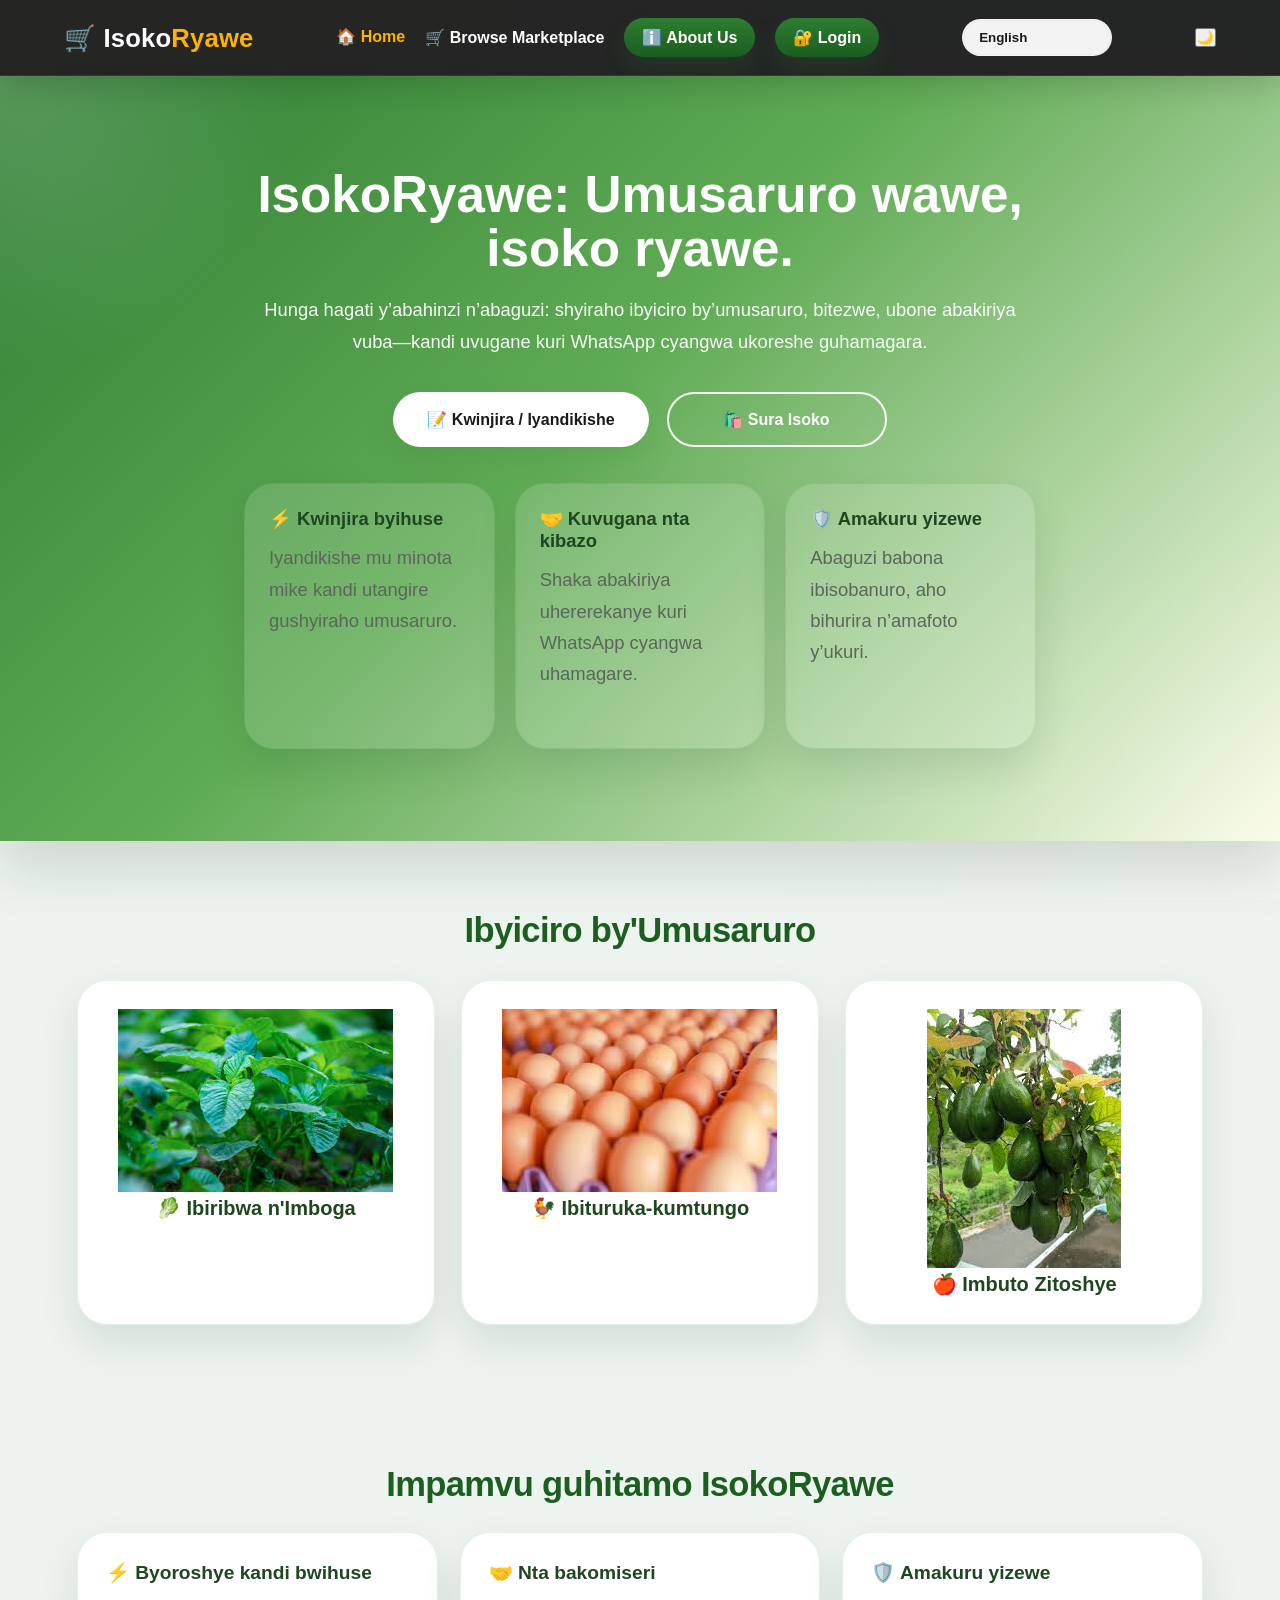
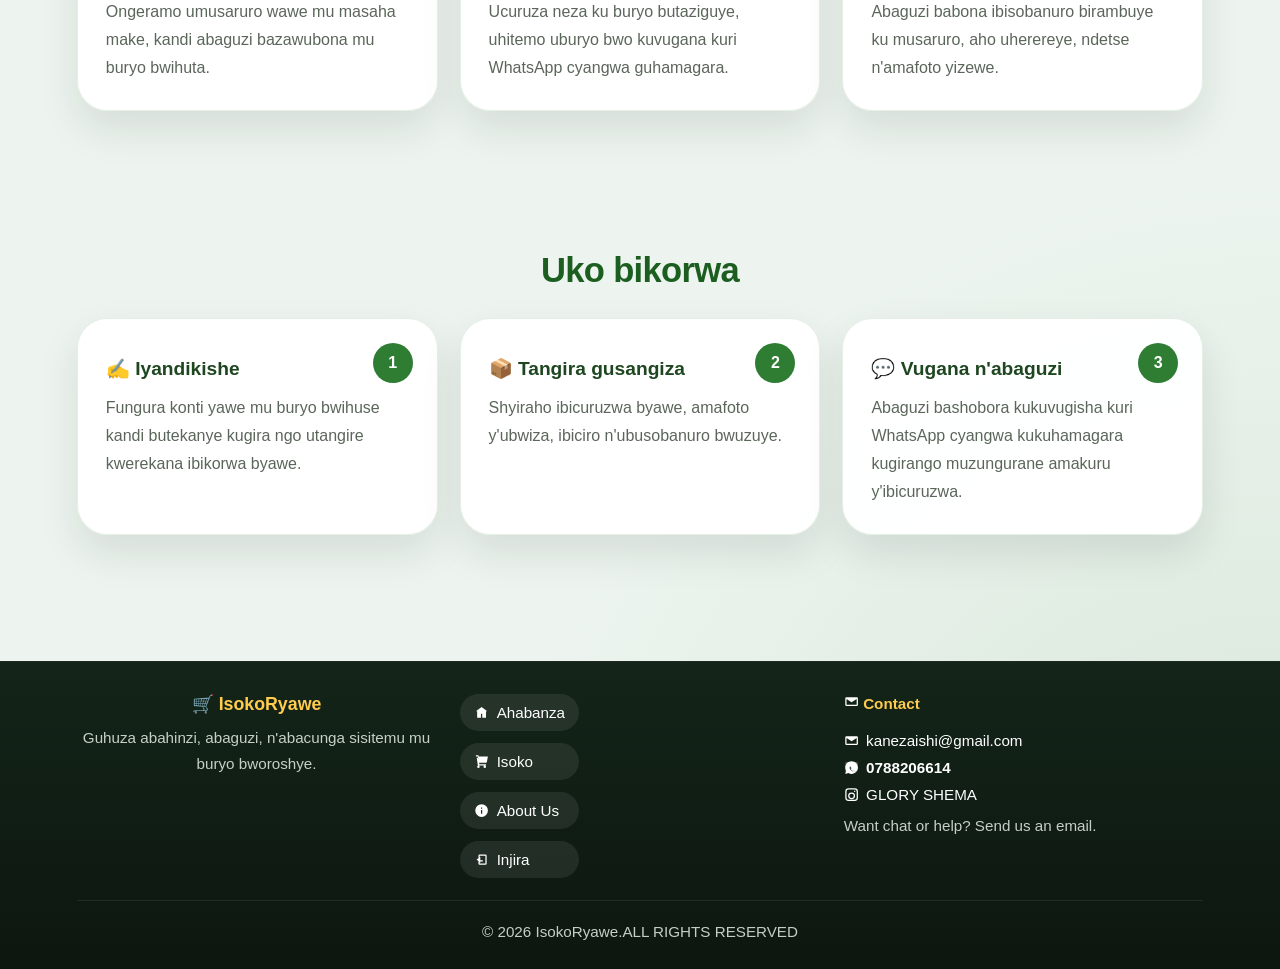
<file: index.html>
<!DOCTYPE html>
<html lang="rw">
<head>
  <meta charset="UTF-8">
  <meta name="viewport" content="width=device-width, initial-scale=1.0">
  <title>IsokoRyawe | Umusaruro wawe, Isoko ryawe</title>
  <link rel="stylesheet" href="style.css">
  <link rel="stylesheet" href="site-theme.css">
  <link rel="stylesheet" href="style-theme.css">

</head>
  <body>


  <!-- Navbar -->
  <header class="navbar">

    <div class="logo">🛒 Isoko<span>Ryawe</span></div>

    <nav class="nav-links">
      <a href="index.html" class="active" id="lnk-home" data-i18n="nav.home">🏠 Ahabanza</a>
      <a href="market.html" id="lnk-market" data-i18n="nav.market">🛒 Sura Isoko</a>
      <a href="about.html" id="lnk-about" class="btn-about-nav" data-i18n="nav.about">ℹ️ About Us</a>
      <a href="login.html" class="btn-login-nav" id="lnk-login" data-i18n="nav.login">🔐 Injira</a>

    </nav>

    <div class="lang-selector">
      <select id="languageSelect" onchange="switchLanguage(this.value)">
         <option value="rw">Kinyarwanda</option>
         <option value="en">English</option>
         <option value="fr">Français</option>
         <option value="sw">Kiswahili</option>
       </select>
     </div>

    <div class="theme-selector" title="Theme">
      <button type="button" id="themeToggle" class="theme-toggle" aria-label="Toggle dark mode">
        <span class="theme-icon" aria-hidden="true">🌙</span>
      </button>
    </div>

  </header>

  <!-- Categories Section -->
  <section class="hero-section" id="home">
    <div class="hero-content">
      <h1>IsokoRyawe: Umusaruro wawe, isoko ryawe.</h1>
      <p class="hero-lead">Hunga hagati y’abahinzi n’abaguzi: shyiraho ibyiciro by’umusaruro, bitezwe, ubone abakiriya vuba—kandi uvugane kuri WhatsApp cyangwa ukoreshe guhamagara.</p>

      <div class="cta-buttons">
        <a href="register.html" class="btn-cta-main">📝 Kwinjira / Iyandikishe</a>
        <a href="market.html" class="btn-cta-sub">🛍️ Sura Isoko</a>
      </div>

      <div class="hero-highlights">
        <div class="highlight-card">
          <h3>⚡ Kwinjira byihuse</h3>
          <p>Iyandikishe mu minota mike kandi utangire gushyiraho umusaruro.</p>
        </div>
        <div class="highlight-card">
          <h3>🤝 Kuvugana nta kibazo</h3>
          <p>Shaka abakiriya uhererekanye kuri WhatsApp cyangwa uhamagare.</p>
        </div>
        <div class="highlight-card">
          <h3>🛡️ Amakuru yizewe</h3>
          <p>Abaguzi babona ibisobanuro, aho bihurira n’amafoto y’ukuri.</p>
        </div>
      </div>
    </div>
  </section>

  <section class="categories-section" id="categories">
    <h2 id="cat-title">Ibyiciro by'Umusaruro</h2>

    <div class="categories-grid">
      <div class="cat-card">
      <img src="js/assets/dodo.png">
        <h3 id="cat-farming">🥬 Ibiribwa n'Imboga</h3>
      </div>
      <div class="cat-card">
        <img src="js/assets/amagi.png">
        <h3 id="cat-livestock">🐓 Ibituruka-kumtungo</h3>
      </div>
      <div class="cat-card">
        <img src="js/assets/avoka.png">
        <h3 id="cat-fruits">🍎 Imbuto Zitoshye</h3>
      </div>
    </div>
  </section>

  <section class="home-feature-section">
    <h2>Impamvu guhitamo IsokoRyawe</h2>
    <div class="feature-grid">
      <div class="feature-card">
        <h3>⚡ Byoroshye kandi bwihuse</h3>
        <p>Ongeramo umusaruro wawe mu masaha make, kandi abaguzi bazawubona mu buryo bwihuta.</p>
      </div>
      <div class="feature-card">
        <h3>🤝 Nta bakomiseri</h3>
        <p>Ucuruza neza ku buryo butaziguye, uhitemo uburyo bwo kuvugana kuri WhatsApp cyangwa guhamagara.</p>
      </div>
      <div class="feature-card">
        <h3>🛡️ Amakuru yizewe</h3>
        <p>Abaguzi babona ibisobanuro birambuye ku musaruro, aho uherereye, ndetse n'amafoto yizewe.</p>
      </div>
    </div>
  </section>

  <section class="home-process-section">
    <h2>Uko bikorwa</h2>
    <div class="process-grid">
      <div class="process-card">
        <span class="step">1</span>
        <h3>✍️ Iyandikishe</h3>
        <p>Fungura konti yawe mu buryo bwihuse kandi butekanye kugira ngo utangire kwerekana ibikorwa byawe.</p>
      </div>
      <div class="process-card">
        <span class="step">2</span>
        <h3>📦 Tangira gusangiza</h3>
        <p>Shyiraho ibicuruzwa byawe, amafoto y'ubwiza, ibiciro n'ubusobanuro bwuzuye.</p>
      </div>
      <div class="process-card">
         <span class="step">3</span>
        <h3>💬 Vugana n'abaguzi</h3>
        <p>Abaguzi bashobora kukuvugisha kuri WhatsApp cyangwa kukuhamagara kugirango muzungurane amakuru y'ibicuruzwa.</p>
      </div>
    </div>
  </section>

  <footer class="footer">
    <div class="footer-inner">
      <div class="footer-brand">
        <h3>🛒 IsokoRyawe</h3>
        <p>Guhuza abahinzi, abaguzi, n'abacunga sisitemu mu buryo bworoshye.</p>
      </div>
    <nav class="footer-links" aria-label="Footer navigation">
        <a href="index.html"><span class="ui-icon" data-icon="home"></span> Ahabanza</a>
        <a href="market.html"><span class="ui-icon" data-icon="market"></span> Isoko</a>
        <a href="about.html"><span class="ui-icon" data-icon="info"></span> About Us</a>
        <a href="login.html"><span class="ui-icon" data-icon="login"></span> Injira</a>
      </nav>


      <div class="footer-contact">
        <h4><span class="ui-icon" data-icon="mail"></span> <span data-i18n="footer.contactTitle">Contact</span></h4>
        <a href="mailto:kanezaishi@gmail.com">
          <span class="ui-icon" data-icon="mail"></span>
          <span data-i18n="footer.contactEmailText">kanezaishi@gmail.com</span>
        </a>

        <a href="#" class="contact-phone" data-contact-phone="0788206614" target="_blank" rel="noopener noreferrer">
          <span class="ui-icon" data-icon="whatsapp"></span>
          <span data-i18n="footer.contactWhatsappText">0788206614</span>
        </a>

        <a href="https://www.instagram.com/glory.shema/?__pwa=1#" target="_blank" rel="noopener noreferrer" class="contact-instagram">
          <span class="ui-icon" data-icon="instagram"></span>
          <span data-i18n="footer.contactInstagramText">GLORY SHEMA</span>
        </a>

        <p data-i18n="footer.contactHint">Ushaka chat cyangwa ubufasha, twohereze email.</p>

      </div>
    </div>
    <p class="footer-copy">&copy; 2026 IsokoRyawe.ALL RIGHTS RESERVED</p>
  </footer>

  <script src="js/language.js"></script>
  <script src="js/nav-common.js"></script>
  <script src="js/theme.js"></script>
  <script src="js/ui-icons.js"></script>
  <script src="js/app.js"></script>





</body>
</html>
</file>
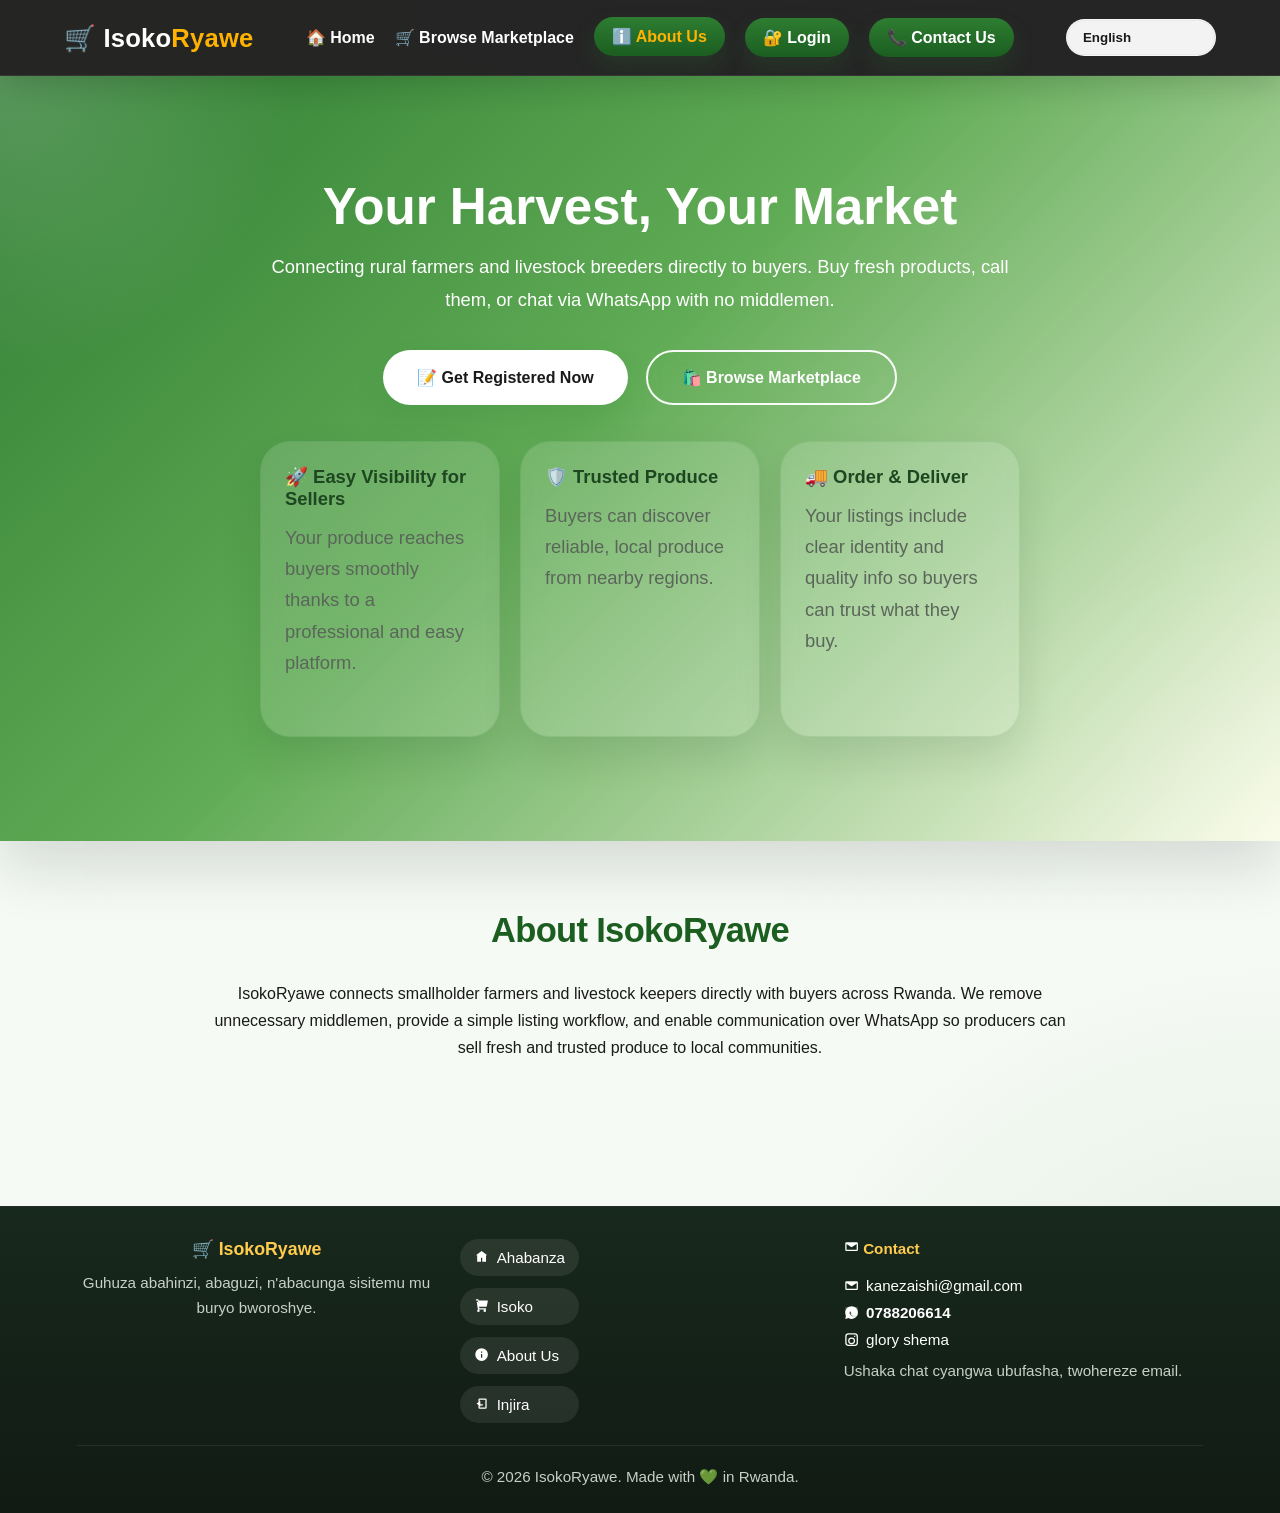
<file: about.html>
<!DOCTYPE html>
<html lang="en">
<head>
  <meta charset="UTF-8">
  <meta name="viewport" content="width=device-width, initial-scale=1.0">
  <title>IsokoRyawe | About</title>
  <link rel="stylesheet" href="style.css">
  <link rel="stylesheet" href="site-theme.css">
</head>
<body>

  <header class="navbar">
    <div class="logo">🛒 Isoko<span>Ryawe</span></div>
    <nav class="nav-links">
      <a href="index.html" data-i18n="nav.home">🏠 Ahabanza</a>
      <a href="market.html" data-i18n="nav.market">🛒 Sura Isoko</a>
      <a href="about.html" id="lnk-about" class="active btn-about-nav" data-i18n="nav.about">ℹ️ About Us</a>
      <a href="login.html" class="btn-login-nav" data-i18n="nav.login">🔐 Injira</a>
      <a href="#" class="btn-about-nav" id="lnk-contact-us">📞 Contact Us</a>

    </nav>
    <div class="lang-selector">
      <select id="languageSelect" onchange="switchLanguage(this.value)">
        <option value="rw">Kinyarwanda</option>
        <option value="en" selected>English</option>
        <option value="fr">Français</option>
        <option value="sw">Kiswahili</option>
      </select>
    </div>
  </header>

  <main class="hero-section">
    <div class="hero-content">
      <h1>Your Harvest, Your Market</h1>
      <p>Connecting rural farmers and livestock breeders directly to buyers. Buy fresh products, call them, or chat via WhatsApp with no middlemen.</p>

      <div class="cta-buttons">
        <a href="register.html" class="btn-cta-main">📝 Get Registered Now</a>
        <a href="market.html" class="btn-cta-sub">🛍️ Browse Marketplace</a>
      </div>

      <div class="hero-highlights">
        <div class="highlight-card">
          <h3>🚀 Easy Visibility for Sellers</h3>
          <p>Your produce reaches buyers smoothly thanks to a professional and easy platform.</p>
        </div>
        <div class="highlight-card">
          <h3>🛡️ Trusted Produce</h3>
          <p>Buyers can discover reliable, local produce from nearby regions.</p>
        </div>
        <div class="highlight-card">
          <h3>🚚 Order & Deliver</h3>
          <p>Your listings include clear identity and quality info so buyers can trust what they buy.</p>
        </div>
      </div>
    </div>
  </main>

  <section class="categories-section">
    <h2>About IsokoRyawe</h2>
    <p style="max-width:900px;margin:18px auto;color:#1a1a1a;line-height:1.7;padding:0 20px;">IsokoRyawe connects smallholder farmers and livestock keepers directly with buyers across Rwanda. We remove unnecessary middlemen, provide a simple listing workflow, and enable communication over WhatsApp so producers can sell fresh and trusted produce to local communities.</p>
  </section>

  <footer class="footer">
    <div class="footer-inner">
      <div class="footer-brand">
        <h3>🛒 IsokoRyawe</h3>
        <p>Guhuza abahinzi, abaguzi, n'abacunga sisitemu mu buryo bworoshye.</p>
      </div>
      <nav class="footer-links" aria-label="Footer navigation">
        <a href="index.html"><span class="ui-icon" data-icon="home"></span> Ahabanza</a>
        <a href="market.html"><span class="ui-icon" data-icon="market"></span> Isoko</a>
        <a href="about.html"><span class="ui-icon" data-icon="info"></span> About Us</a>
        <a href="login.html"><span class="ui-icon" data-icon="login"></span> Injira</a>
      </nav>
      <div class="footer-contact">
        <h4><span class="ui-icon" data-icon="mail"></span> Contact</h4>
        <a href="mailto:kanezaishi@gmail.com"><span class="ui-icon" data-icon="mail"></span> kanezaishi@gmail.com</a>
        <a href="#" class="contact-phone" data-contact-phone="0788206614"><span class="ui-icon" data-icon="whatsapp"></span> 0788206614</a>
        <a href="https://www.instagram.com/glory.shema/?__pwa=1#" target="_blank" rel="noopener noreferrer" class="contact-instagram"><span class="ui-icon" data-icon="instagram"></span> glory shema</a>


        <p>Ushaka chat cyangwa ubufasha, twohereze email.</p>
      </div>

    </div>
    <p class="footer-copy">&copy; 2026 IsokoRyawe. Made with 💚 in Rwanda.</p>
  </footer>

  <script src="js/language.js"></script>
  <script src="js/nav-common.js"></script>
  <script src="js/ui-icons.js"></script>
  <script src="js/app.js"></script>



</body>
</html>
</file>
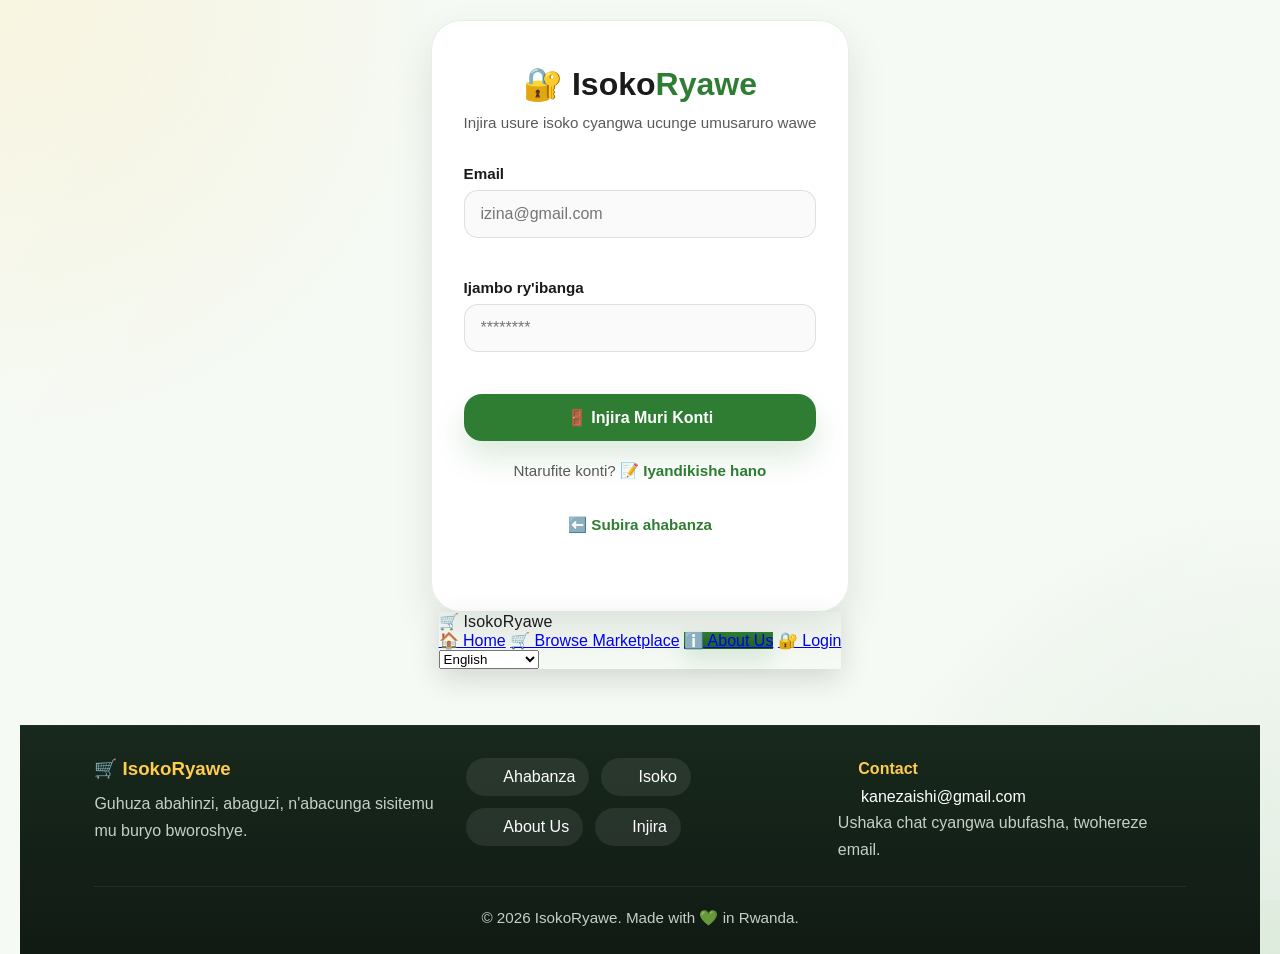
<file: admin-dashboard.html>
<!DOCTYPE html>
<html lang="rw">
<head>
  <meta charset="UTF-8">
  <meta name="viewport" content="width=device-width, initial-scale=1.0">
  <title>IsokoRyawe | Admin Dashboard</title>
  <link rel="stylesheet" href="admin-dashboard.css">
  <link rel="stylesheet" href="site-theme.css">
</head>
<body>
  <header class="navbar">
    <div class="logo">🛒 Isoko<span>Ryawe</span></div>
    <nav class="nav-links">
      <a href="index.html" data-i18n="nav.home">🏠 Ahabanza</a>
      <a href="market.html" data-i18n="nav.market">🛒 Sura Isoko</a>
      <a href="about.html" class="btn-about-nav" data-i18n="nav.about">ℹ️ About Us</a>
      <a href="admin-dashboard.html" class="active" data-i18n="nav.dashboard">🛡️ Admin Dashboard</a>
    </nav>
    <div class="lang-selector">
      <select id="languageSelect" onchange="switchLanguage(this.value)">
        <option value="rw">Kinyarwanda</option>
        <option value="en">English</option>
        <option value="fr">Français</option>
        <option value="sw">Kiswahili</option>
      </select>
    </div>
  </header>

  <div class="container">

    <aside class="sidebar">
      <h2><span class="ui-icon" data-icon="admin"></span> Admin Panel</h2>
      <ul>
        <li><a href="#" class="active"><span class="ui-icon" data-icon="dashboard"></span> Dashboard</a></li>
        <li><a href="market.html"><span class="ui-icon" data-icon="market"></span> Sura Isoko</a></li>
        <li><a href="producer-dashboard.html"><span class="ui-icon" data-icon="user"></span> Umuhinzi Panel</a></li>
        <li><a href="#" id="btnLogout"><span class="ui-icon" data-icon="logout"></span> Sohokamo</a></li>
      </ul>
    </aside>

    <main class="main-content">
      <div class="dashboard-header">
        <h1><span class="ui-icon" data-icon="welcome"></span> Murakaza neza, <span id="adminName">Admin</span></h1>
        <p>Hano ucunga abakoresha bose, ukahagarika konti zidakwiye, hanyuma ukazifungura igihe bikenewe.</p>
      </div>

      <section class="stats-grid">
        <div class="stat-card">
          <h3 id="cardTotalUsers">0</h3>
          <p><span class="ui-icon" data-icon="users"></span> Konti zose zanditswe</p>
        </div>
        <div class="stat-card">
          <h3 id="cardActiveUsers">0</h3>
          <p><span class="ui-icon" data-icon="active"></span> Konti zikora neza</p>
        </div>
        <div class="stat-card">
          <h3 id="cardBlockedUsers">0</h3>
          <p><span class="ui-icon" data-icon="blocked"></span> Konti zahagaritswe</p>
        </div>
      </section>

      <section class="controls-section">
        <div>
          <h2><span class="ui-icon" data-icon="search"></span> Ubuyobozi bw'Abakoresha</h2>
          <p>Shakisha user ukoresheje izina cyangwa email, hanyuma ukoreshe block/activate.</p>
        </div>
        <input type="search" id="userSearch" placeholder="Shakisha user cyangwa email...">
      </section>

      <section class="users-section">
        <div class="table-wrap">
          <table class="users-table">
            <thead>
              <tr>
                <th>Izina</th>
                <th>Email</th>
                <th>Role</th>
                <th>Status</th>
                <th>Actions</th>
              </tr>
            </thead>
            <tbody id="usersTableBody"></tbody>
          </table>
        </div>
      </section>
    </main>
  </div>

  <footer class="footer">
    <div class="footer-inner">
      <div class="footer-brand">
        <h3>🛒 IsokoRyawe</h3>
        <p>Guhuza abahinzi, abaguzi, n'abacunga sisitemu mu buryo bworoshye.</p>
      </div>
      <nav class="footer-links" aria-label="Footer navigation">
        <a href="index.html"><span class="ui-icon" data-icon="home"></span> Ahabanza</a>
        <a href="market.html"><span class="ui-icon" data-icon="market"></span> Isoko</a>
        <a href="about.html"><span class="ui-icon" data-icon="info"></span> About Us</a>
        <a href="login.html"><span class="ui-icon" data-icon="login"></span> Injira</a>
      </nav>
      <div class="footer-contact">
        <h4><span class="ui-icon" data-icon="mail"></span> Contact</h4>
        <a href="mailto:kanezaishi@gmail.com"><span class="ui-icon" data-icon="mail"></span> kanezaishi@gmail.com</a>
        <p>Ushaka chat cyangwa ubufasha, twohereze email.</p>
      </div>
    </div>
    <p class="footer-copy">&copy; 2026 IsokoRyawe. Made with 💚 in Rwanda.</p>
  </footer>

  <script src="js/language.js"></script>
  <script src="js/nav-common.js"></script>
  <script src="js/auth.js"></script>

  <script src="js/ui-icons.js"></script>

  <script src="js/admin-dashboard.js"></script>
</body>
</html>
</file>
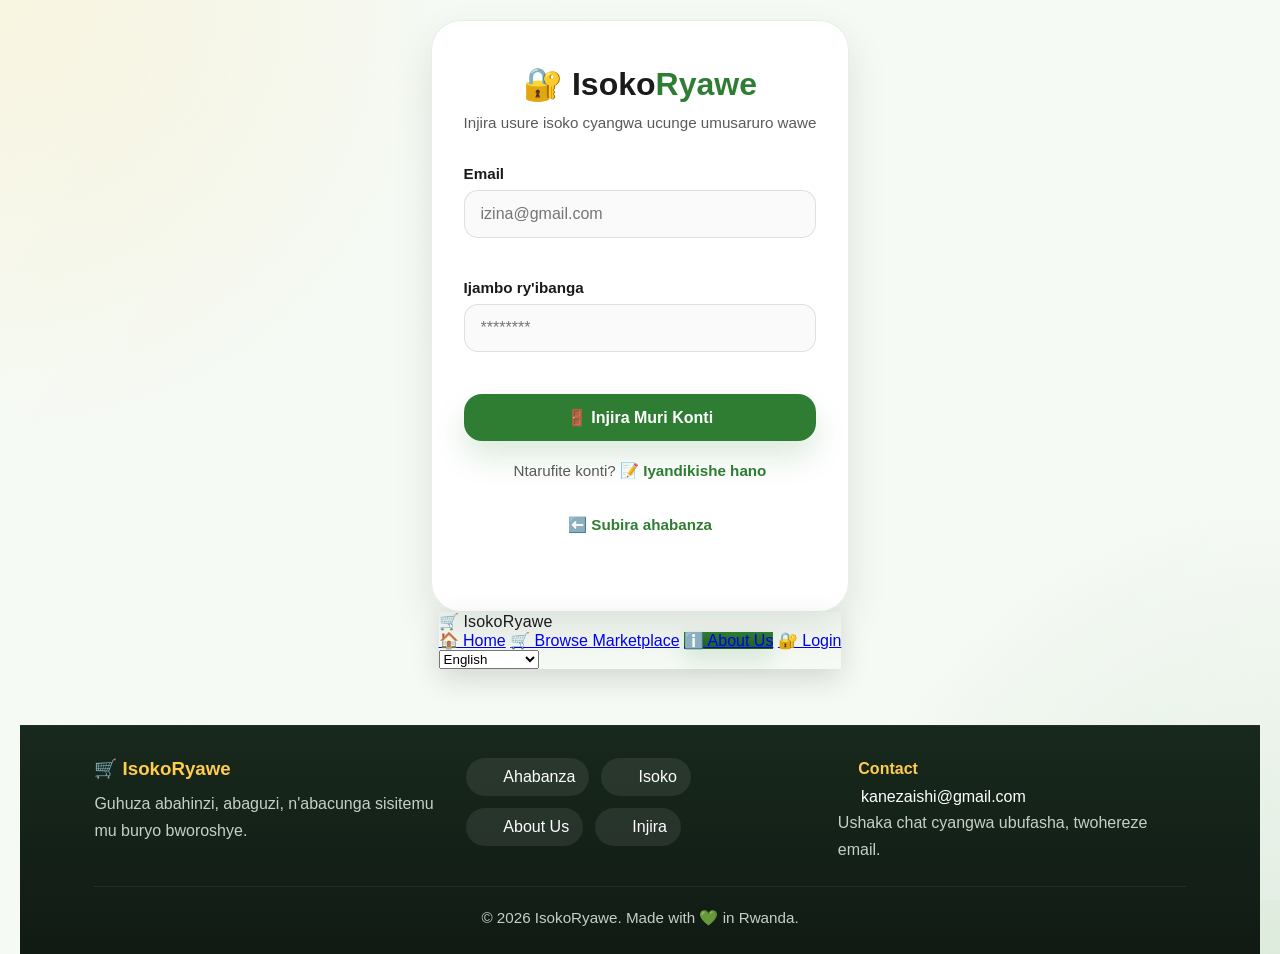
<file: login.html>
<!DOCTYPE html>
<html lang="rw">
<head>
  <meta charset="UTF-8">
  <meta name="viewport" content="width=device-width, initial-scale=1.0">
  <title>IsokoRyawe | Injira</title>
  <link rel="stylesheet" href="login.css">
  <link rel="stylesheet" href="site-theme.css">
</head>
<body>
  <div class="login-container">
    <div class="login-card">
      <h2>🔐 Isoko<span>Ryawe</span></h2>
      <p>Injira usure isoko cyangwa ucunge umusaruro wawe</p>

      <form id="loginForm" novalidate>
        <div class="input-group">
          <label>Email</label>
          <input type="email" id="logEmail" required placeholder="izina@gmail.com">
          <small class="field-error" id="logEmailError" aria-live="polite"></small>
        </div>
        <div class="input-group">
          <label>Ijambo ry'ibanga</label>
          <input type="password" id="logPassword" required minlength="6" placeholder="********">
          <small class="field-error" id="logPasswordError" aria-live="polite"></small>
        </div>
        <button type="submit" class="btn-login">🚪 Injira Muri Konti</button>
      </form>

      <p class="switch-form">Ntarufite konti? <a href="register.html">📝 Iyandikishe hano</a></p>
      <p class="back-home"><a href="index.html">⬅️ Subira ahabanza</a></p>
    </div>
  </div>

  <header class="navbar">
    <div class="logo">🛒 Isoko<span>Ryawe</span></div>
    <nav class="nav-links">
      <a href="index.html" data-i18n="nav.home">🏠 Ahabanza</a>
      <a href="market.html" data-i18n="nav.market">🛒 Sura Isoko</a>
      <a href="about.html" class="btn-about-nav" data-i18n="nav.about">ℹ️ About Us</a>
      <a href="login.html" class="active" data-i18n="nav.login">🔐 Injira</a>
    </nav>
    <div class="lang-selector">
      <select id="languageSelect" onchange="switchLanguage(this.value)">
        <option value="rw">Kinyarwanda</option>
        <option value="en">English</option>
        <option value="fr">Français</option>
        <option value="sw">Kiswahili</option>
      </select>
    </div>
  </header>

  <footer class="footer">

    <div class="footer-inner">
      <div class="footer-brand">
        <h3>🛒 IsokoRyawe</h3>
        <p>Guhuza abahinzi, abaguzi, n'abacunga sisitemu mu buryo bworoshye.</p>
      </div>
      <nav class="footer-links" aria-label="Footer navigation">
        <a href="index.html"><span class="ui-icon" data-icon="home"></span> Ahabanza</a>
        <a href="market.html"><span class="ui-icon" data-icon="market"></span> Isoko</a>
        <a href="about.html"><span class="ui-icon" data-icon="info"></span> About Us</a>
        <a href="login.html"><span class="ui-icon" data-icon="login"></span> Injira</a>
      </nav>
      <div class="footer-contact">
        <h4><span class="ui-icon" data-icon="mail"></span> Contact</h4>
        <a href="mailto:kanezaishi@gmail.com"><span class="ui-icon" data-icon="mail"></span> kanezaishi@gmail.com</a>
        <p>Ushaka chat cyangwa ubufasha, twohereze email.</p>
      </div>
    </div>
    <p class="footer-copy">&copy; 2026 IsokoRyawe. Made with 💚 in Rwanda.</p>
  </footer>

  <script src="js/language.js"></script>
  <script src="js/nav-common.js"></script>
  <script src="js/notify.js"></script>
  <script src="js/auth.js"></script>


</body>
</html>
</file>
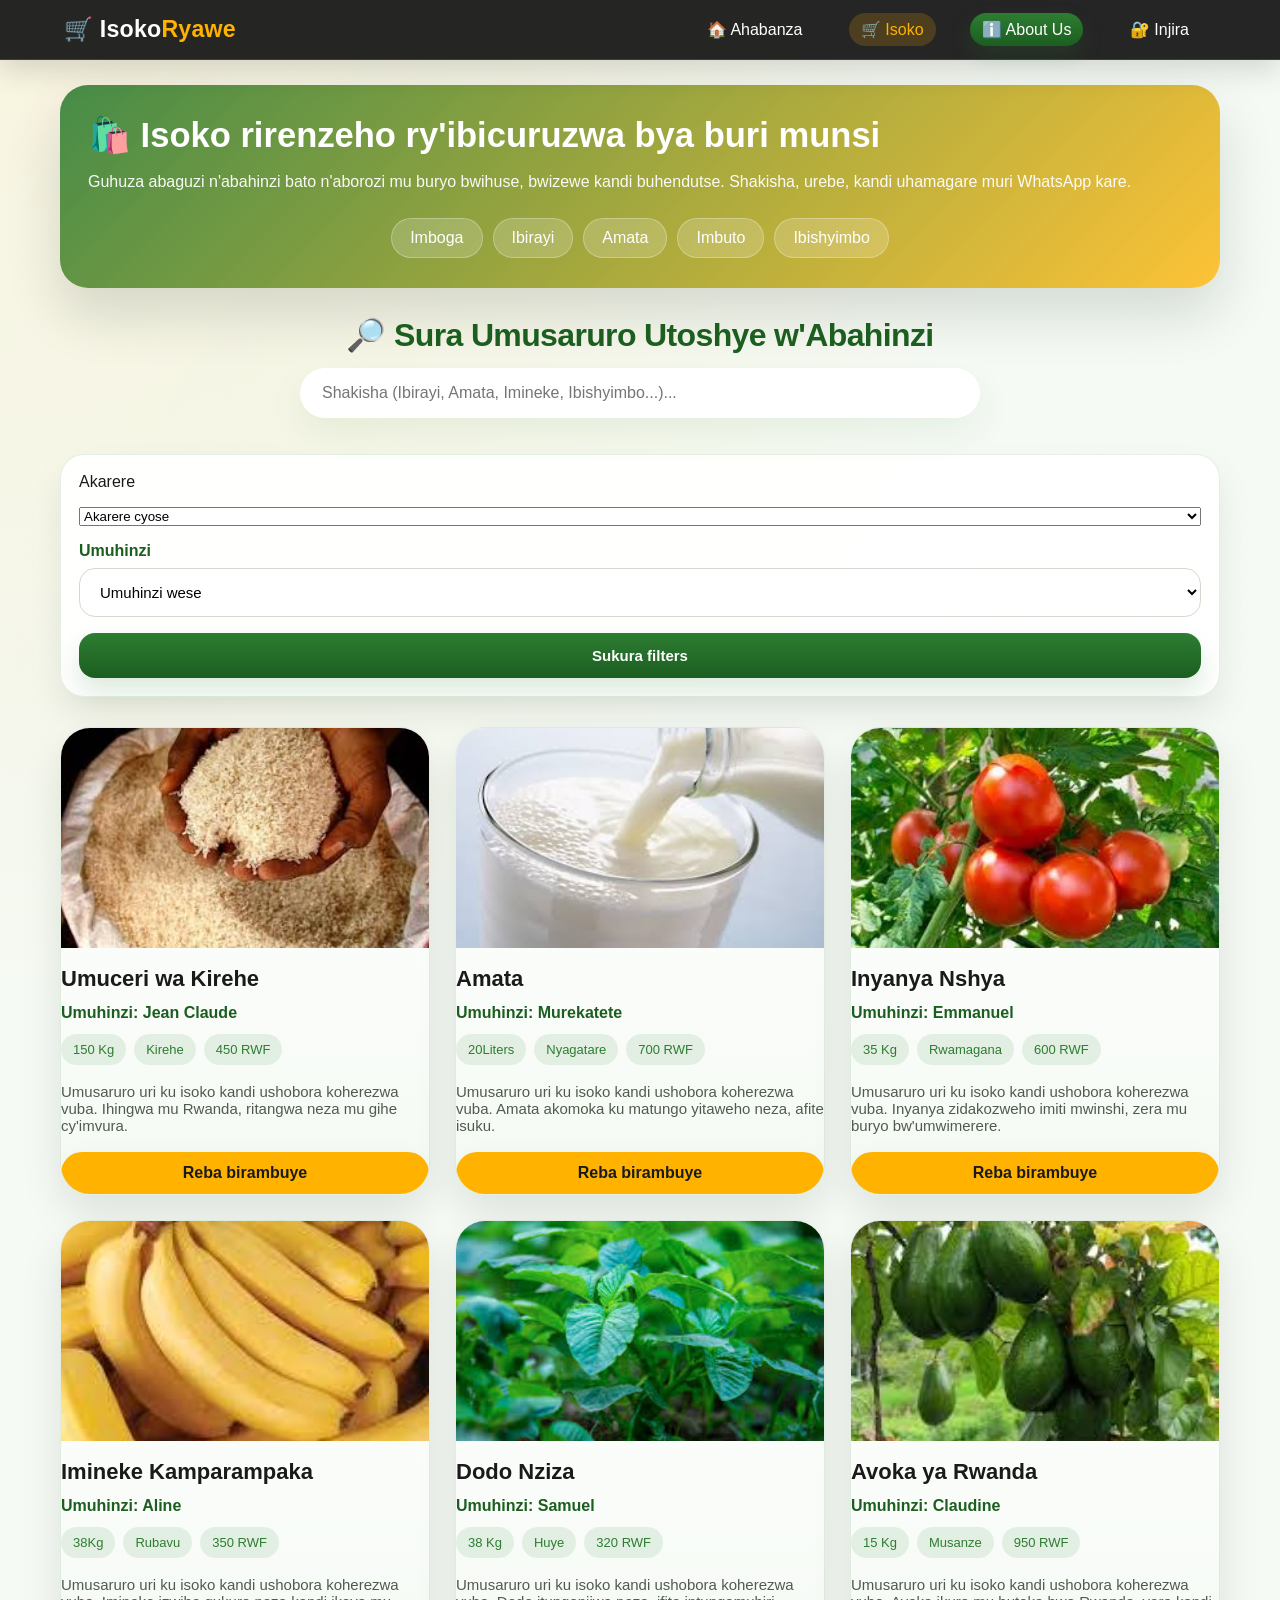
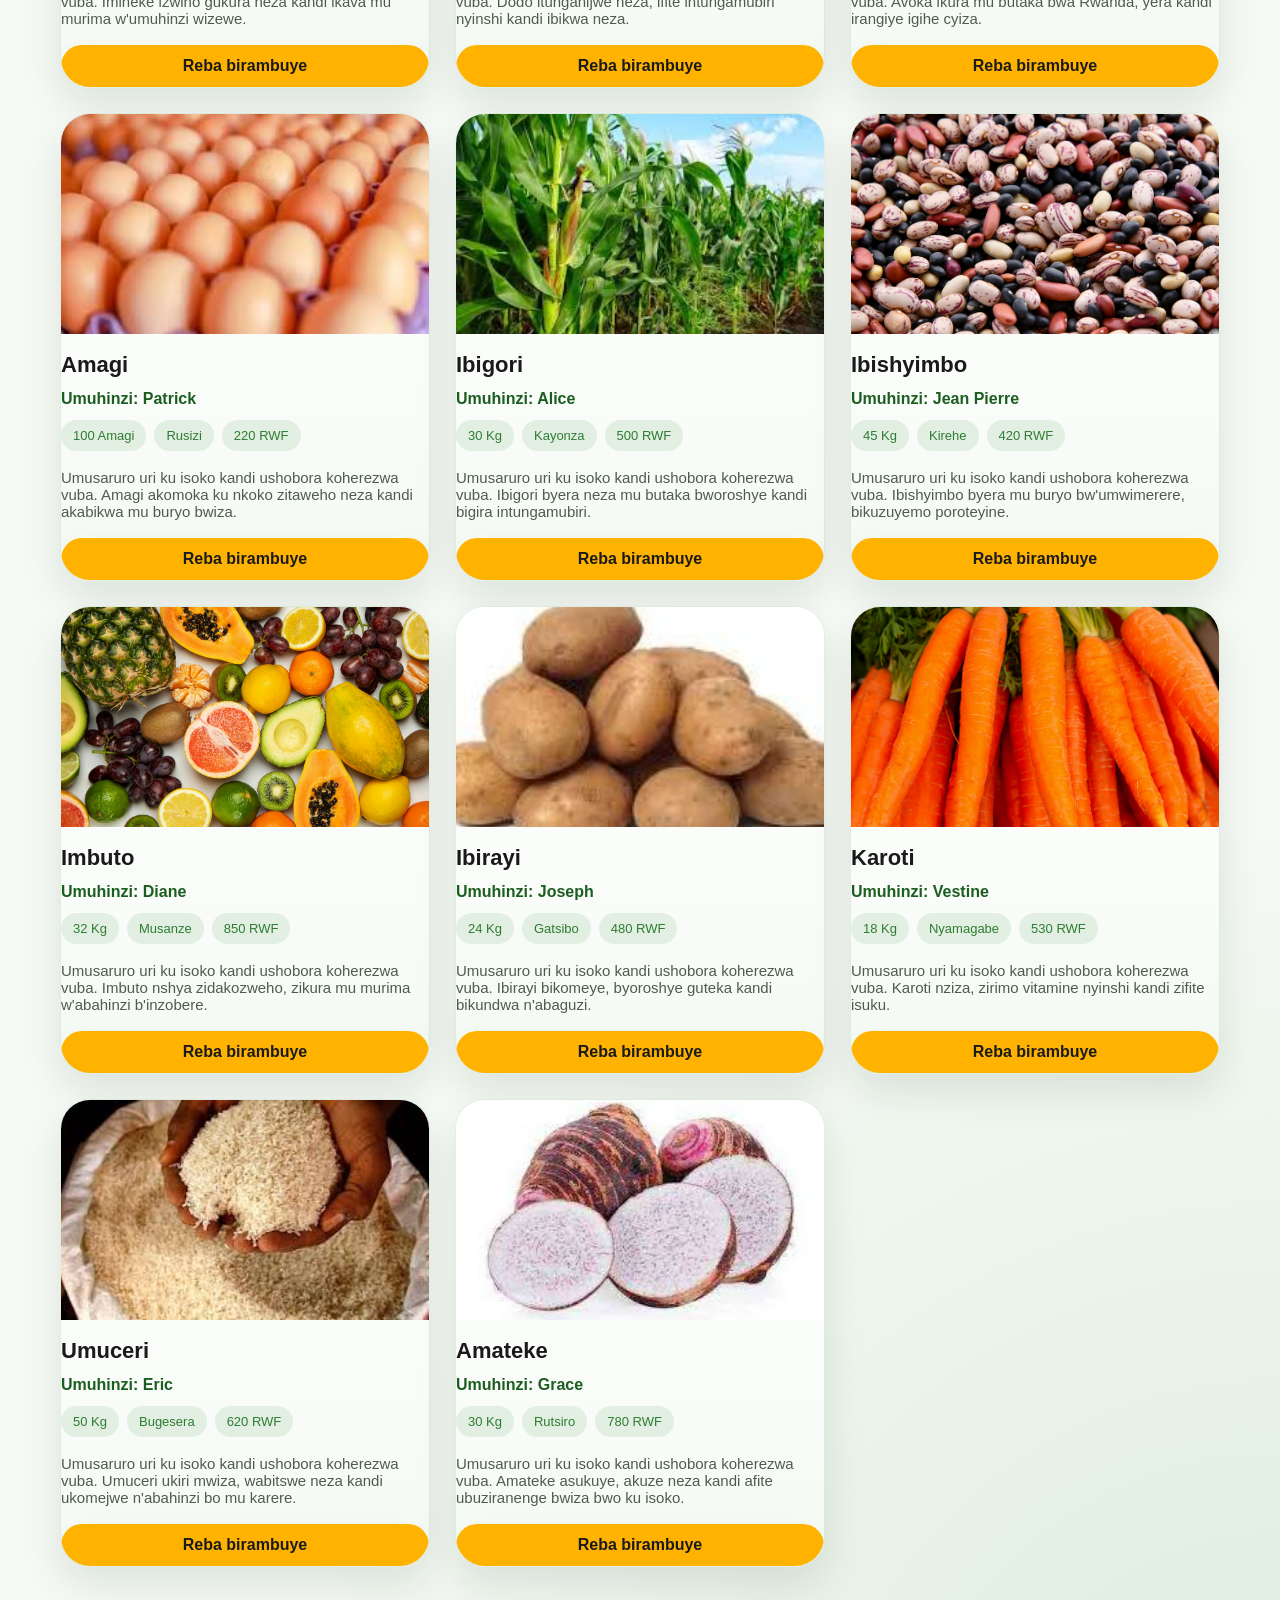
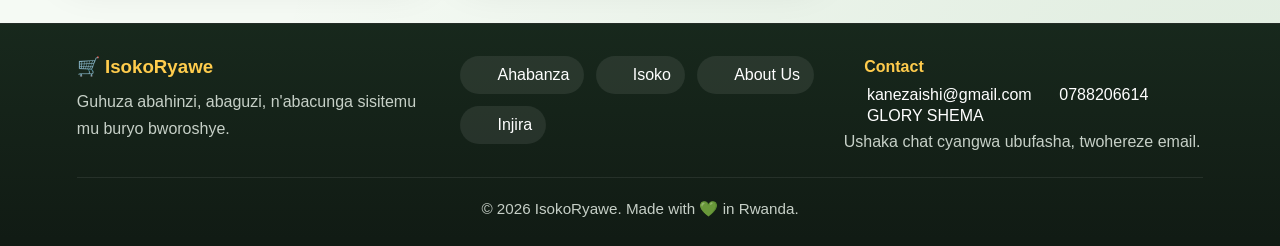
<file: market.html>
<!DOCTYPE html>
<html lang="rw">
<head>
  <meta charset="UTF-8">
  <meta name="viewport" content="width=device-width, initial-scale=1.0">
  <title>IsokoRyawe | Isoko Rusange</title>
  <link rel="stylesheet" href="market.css">
  <link rel="stylesheet" href="site-theme.css">
</head>
<body>
  <header class="navbar">
    <div class="logo">🛒 Isoko<span>Ryawe</span></div>
    <nav class="nav-links">
      <a href="index.html" data-i18n="nav.home">🏠 Ahabanza</a>
      <a href="market.html" class="active" data-i18n="nav.market">🛒 Isoko</a>
      <a href="about.html" id="lnk-about" class="btn-about-nav" data-i18n="nav.about">ℹ️ About Us</a>
      <a href="login.html" id="market-panel-btn" data-i18n="nav.login">🔐 Injira</a>

    </nav>
  </header>

  <main class="market-main">
    <section class="market-hero">
      <h2 data-i18n="market.heroTitle">🛍️ Isoko rirenzeho ry'ibicuruzwa bya buri munsi</h2>
      <p data-i18n="market.heroDesc">Guhuza abaguzi n'abahinzi bato n'aborozi mu buryo bwihuse, bwizewe kandi buhendutse. Shakisha, urebe, kandi uhamagare muri WhatsApp kare.</p>
      <div class="filter-chips">
        <span class="filter-chip" data-i18n="market.chipVegetables">Imboga</span>
        <span class="filter-chip" data-i18n="market.chipPotatoes">Ibirayi</span>
        <span class="filter-chip" data-i18n="market.chipMilk">Amata</span>
        <span class="filter-chip" data-i18n="market.chipFruits">Imbuto</span>
        <span class="filter-chip" data-i18n="market.chipBeans">Ibishyimbo</span>
      </div>
    </section>

    <div class="search-section">
      <h2 data-i18n="market.searchTitle">🔎 Sura Umusaruro Utoshye w'Abahinzi</h2>
      <input type="text" id="marketSearch" onkeyup="searchProducts()" placeholder="Shakisha (Ibirayi, Amata, Imineke, Ibishyimbo...)..." data-i18n="market.searchPlaceholder">
    </div>

    <section class="market-filters" aria-label="Market filters" data-i18n-aria-label="market.clearFilters"
      <div class="filter-group">
        <label for="districtSelect" data-i18n="market.filterDistrict">Akarere</label>
        <select id="districtSelect"></select>
      </div>
      <div class="filter-group">
        <label for="farmerSelect" data-i18n="market.filterFarmer">Umuhinzi</label>
        <select id="farmerSelect"></select>
      </div>
      <button type="button" id="clearFilters" class="filter-reset">Sukura filters</button>
    </section>

    <div class="products-container" id="productsDisplay">
      <!-- Hano hazaza ibiribwa binyuze kuri JavaScript -->
    </div>
  </main>

  <footer class="footer">
    <div class="footer-inner">
      <div class="footer-brand">
        <h3>🛒 IsokoRyawe</h3>
        <p>Guhuza abahinzi, abaguzi, n'abacunga sisitemu mu buryo bworoshye.</p>
      </div>
      <nav class="footer-links" aria-label="Footer navigation">
        <a href="index.html"><span class="ui-icon" data-icon="home"></span> Ahabanza</a>
        <a href="market.html"><span class="ui-icon" data-icon="market"></span> Isoko</a>
        <a href="about.html"><span class="ui-icon" data-icon="info"></span> About Us</a>
        <a href="login.html"><span class="ui-icon" data-icon="login"></span> Injira</a>
      </nav>

      <div class="footer-contact">

        <h4><span class="ui-icon" data-icon="mail"></span> Contact</h4>
        <a href="mailto:kanezaishi@gmail.com"><span class="ui-icon" data-icon="mail"></span> kanezaishi@gmail.com</a>
        <a href="#" class="contact-phone" data-contact-phone="0788206614" target="_blank" rel="noopener noreferrer">
          <span class="ui-icon" data-icon="whatsapp"></span> 0788206614
        </a>
        <a href="https://www.instagram.com/glory.shema/?__pwa=1#" target="_blank" rel="noopener noreferrer" class="contact-instagram">
          <span class="ui-icon" data-icon="instagram"></span> GLORY SHEMA
        </a>
        <p>Ushaka chat cyangwa ubufasha, twohereze email.</p>
      </div>
    </div>
    <p class="footer-copy">&copy; 2026 IsokoRyawe. Made with 💚 in Rwanda.</p>
  </footer>

  <script src="js/notify.js"></script>
  <script src="js/products.js"></script>
</body>
</html>
</file>
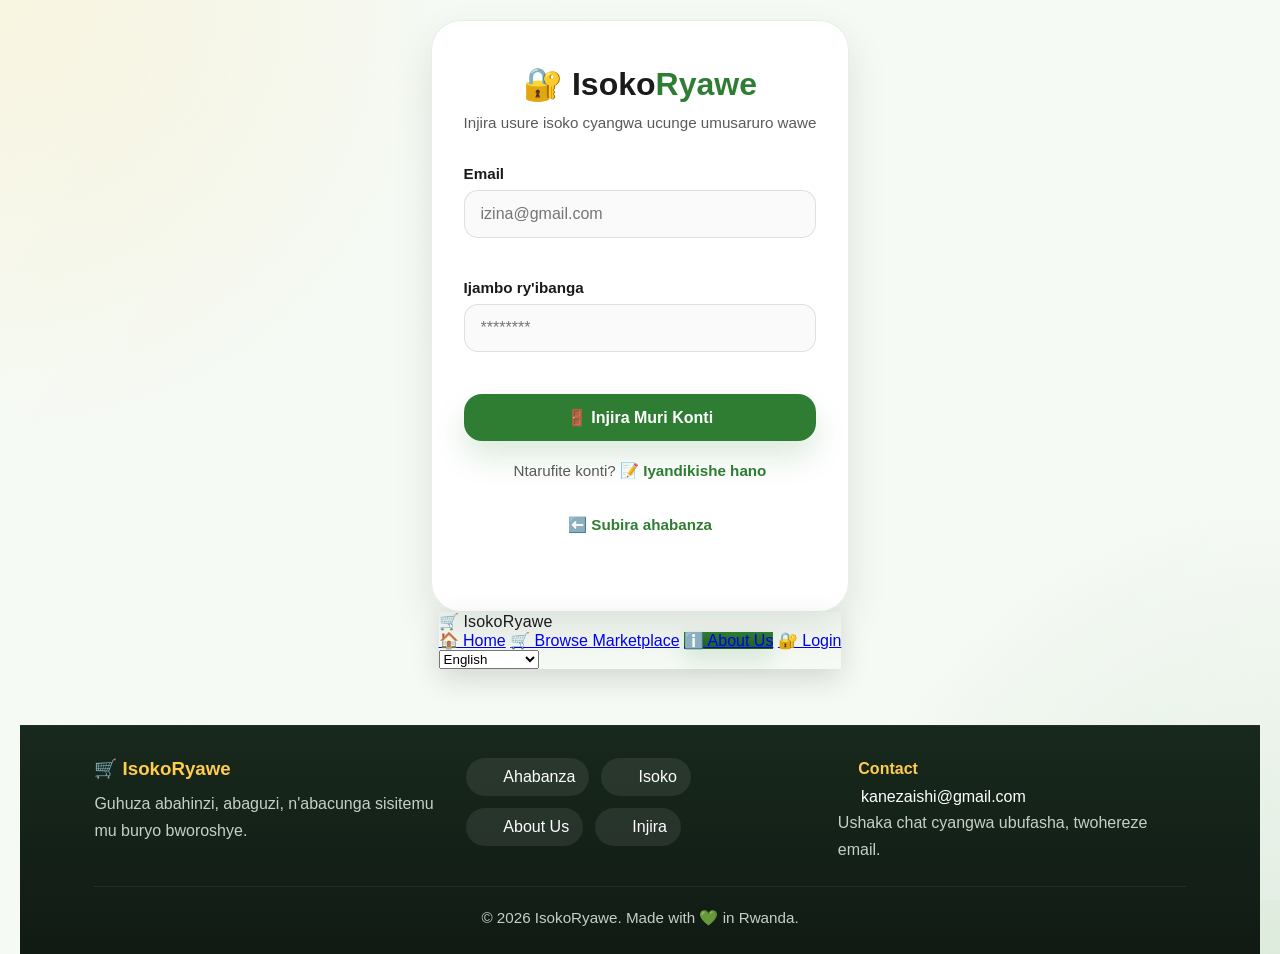
<file: producer-dashboard.html>
<!DOCTYPE html>
<html lang="rw">
<head>
  <meta charset="UTF-8">
  <meta name="viewport" content="width=device-width, initial-scale=1.0">
  <title>IsokoRyawe | Dashboard y'Umuhinzi</title>
  <link rel="stylesheet" href="producer-dashboard.css">
  <link rel="stylesheet" href="site-theme.css">
</head>
<body>
  <header class="navbar">
    <div class="logo">🛒 Isoko<span>Ryawe</span></div>
    <nav class="nav-links">
      <a href="index.html" data-i18n="nav.home">🏠 Ahabanza</a>
      <a href="market.html" data-i18n="nav.market">🛒 Sura Isoko</a>
      <a href="about.html" class="btn-about-nav" data-i18n="nav.about">About Us</a>
      <a href="profile.html" data-i18n="nav.profile" class="active">👤 Umwirondoro</a>
    </nav>
    <div class="lang-selector">
      <select id="languageSelect" onchange="switchLanguage(this.value)">
        <option value="rw">Kinyarwanda</option>
        <option value="en">English</option>
        <option value="fr">Français</option>
        <option value="sw">Kiswahili</option>
      </select>
    </div>
  </header>

  <div class="container">

    <aside class="sidebar">
      <h2><span class="ui-icon" data-icon="user"></span> Umuhinzi Panel</h2>
      <ul>
        <li><a href="#" class="active"><span class="ui-icon" data-icon="dashboard"></span> Dashboard</a></li>
        <li><a href="market.html"><span class="ui-icon" data-icon="market"></span> Sura Isoko</a></li>
        <li><a href="profile.html"><span class="ui-icon" data-icon="profile"></span> Umwirondoro</a></li>
        <li><a href="#" id="btnLogout"><span class="ui-icon" data-icon="logout"></span> Sohokamo</a></li>
      </ul>
    </aside>

    <main class="main-content">
      <div class="dashboard-header">
        <h1><span class="ui-icon" data-icon="welcome"></span> Murakaza neza, <span id="farmerName">Umuhinzi</span></h1>
        <p>Hano ushobora gushyiraho umusaruro mushya, gukurikirana neza ibyo wamaze kwinjiza, no kumenyekanisha ibicuruzwa byawe ku isoko.</p>
      </div>

      <section class="stats-grid">
        <div class="stat-card">
          <h3 id="cardTotal">0</h3>
          <p><span class="ui-icon" data-icon="boxes"></span> Ibicuruzwa byose byinjijwe</p>
        </div>
        <div class="stat-card">
          <h3 id="cardRegions">0</h3>
          <p><span class="ui-icon" data-icon="region"></span> Akarere bitangiriyeho</p>
        </div>
        <div class="stat-card">
          <h3 id="cardLatest">-</h3>
          <p><span class="ui-icon" data-icon="clock"></span> Umusaruro wa vuba wagurishijwe</p>
        </div>
      </section>

      <section class="products-list-section">
        <h2><span class="ui-icon" data-icon="boxes"></span> Umusaruro Waherutse Kwinjiza</h2>
        <div class="farmer-products" id="farmerProductsList">
          <div class="product-card empty-state">Nta musaruro watanzwe kugeza ubu. Tegereza wubake isoko!</div>
        </div>
      </section>

      <section class="form-section">
        <h2><span class="ui-icon" data-icon="add"></span> Ongeraho Umusaruro Mushya</h2>
        <form id="addProductForm" novalidate>
          <div class="form-group">
            <label>Izina ry'Ikihingwa cyangwa Igicuruzwa:</label>
            <input type="text" id="prodName" required placeholder="Ugereranyije: Imineke, Ibishyimbo, Amata">
            <small class="field-error" id="prodNameError" aria-live="polite"></small>
          </div>
          <div class="form-group">
            <label>Igiciro (RWF ku Kilo / Litre):</label>
            <input type="number" id="prodPrice" required placeholder="500" min="1">
            <small class="field-error" id="prodPriceError" aria-live="polite"></small>
          </div>
          <div class="form-group">
            <label>Ingano Zihari mu Biro / Litre (Muburyo bw'Imibare n'Ikimenyetso):</label>
            <input type="text" id="prodQty" required placeholder="Ugereranyije: 250 Kg">
            <small class="field-error" id="prodQtyError" aria-live="polite"></small>
          </div>
          <div class="form-group">
            <label>Akarere uherereyemo mu Rwanda:</label>
            <input type="text" id="prodLocation" required placeholder="Ugereranyije: Musanze, Rwamagana">
            <small class="field-error" id="prodLocationError" aria-live="polite"></small>
          </div>
          <div class="form-group">
            <label>Uko product yitaweho (Care / Custom parameters):</label>
            <input type="text" id="prodCare" required placeholder="Ugereranyije: Ifumbire y'imborera gusa, organic">
            <small class="field-error" id="prodCareError" aria-live="polite"></small>
          </div>
          <div class="form-group">
            <label>Shyiraho Ifoto y'Umusaruro:</label>
            <input type="file" id="prodImage" accept="image/*">
            <small class="field-helper">Hitamo ifoto ifite ubuziranenge bwiza. Irabikwa muri browser yawe.</small>
            <div class="image-preview-wrap">
              <img id="prodImagePreview" class="image-preview" src="js/assets/umuceri.png" alt="Igaragaza ry'ifoto" />
            </div>
          </div>
          <button type="submit" class="btn-submit"><span class="ui-icon" data-icon="active"></span> Emeza Umusaruro ku Isoko</button>
        </form>
      </section>
    </main>
  </div>

  <footer class="footer">
    <div class="footer-inner">
      <div class="footer-brand">
        <h3>🛒 IsokoRyawe</h3>
        <p>Guhuza abahinzi, abaguzi, n'abacunga sisitemu mu buryo bworoshye.</p>
      </div>
      <nav class="footer-links" aria-label="Footer navigation">
        <a href="index.html"><span class="ui-icon" data-icon="home"></span> Ahabanza</a>
        <a href="market.html"><span class="ui-icon" data-icon="market"></span> Isoko</a>
        <a href="about.html"><span class="ui-icon" data-icon="info"></span> About Us</a>
        <a href="login.html"><span class="ui-icon" data-icon="login"></span> Injira</a>
      </nav>
      <div class="footer-contact">
        <h4><span class="ui-icon" data-icon="mail"></span> Contact</h4>
        <a href="mailto:kanezaishi@gmail.com"><span class="ui-icon" data-icon="mail"></span> kanezaishi@gmail.com</a>
        <p>Ushaka chat cyangwa ubufasha, twohereze email.</p>
      </div>
    </div>
    <p class="footer-copy">&copy; 2026 IsokoRyawe. Made with 💚 in Rwanda.</p>
  </footer>

  <script src="js/language.js"></script>
  <script src="js/nav-common.js"></script>
  <script src="js/notify.js"></script>
  <script src="js/auth.js"></script>

  <script src="js/ui-icons.js"></script>

  <script src="js/producer-dashboard.js"></script>
</body>
</html>
</file>
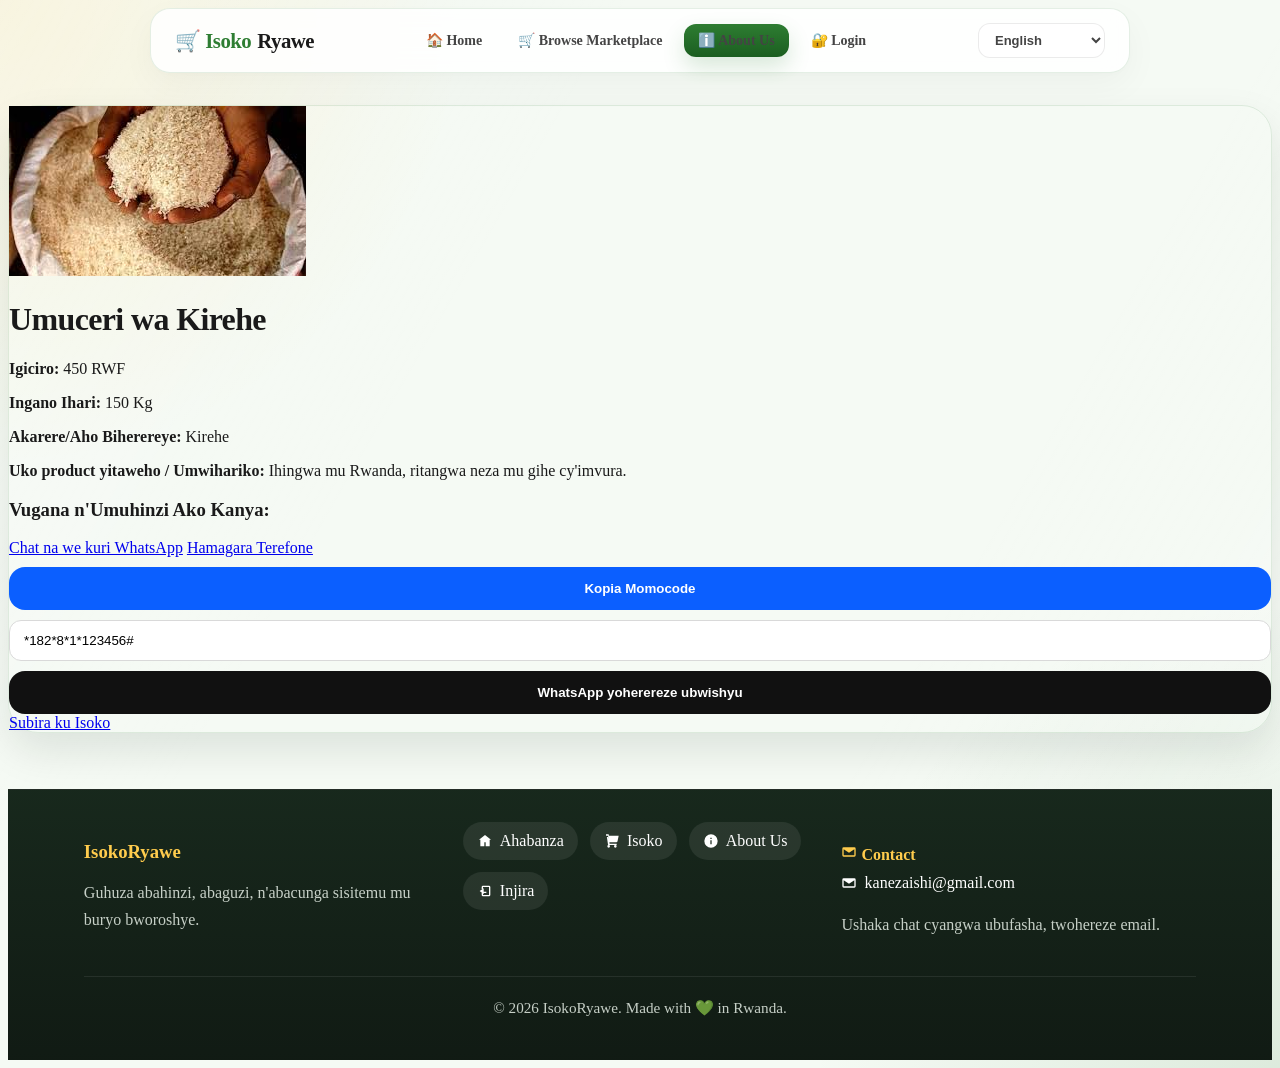
<file: product-details.html>
<!DOCTYPE html>
<html lang="rw">
<head>
  <meta charset="UTF-8">
  <meta name="viewport" content="width=device-width, initial-scale=1.0">
  <title>IsokoRyawe | Birambuye</title>

  <link rel="stylesheet" href="site-theme.css">
</head>
<body>
  <style>
     /* Modernized Navbar Styles */
header.navbar {
  background: rgba(255, 255, 255, 0.85);
  backdrop-filter: blur(12px);
  -webkit-backdrop-filter: blur(12px);
  border: 1px solid rgba(46, 125, 50, 0.12);
  border-radius: 20px;
  padding: 14px 24px;
  box-shadow: 0 12px 34px rgba(14, 30, 18, 0.04), 0 2px 8px rgba(46, 125, 50, 0.02);
  margin: 0 auto 32px;
  max-width: 980px;
  display: flex;
  align-items: center;
  justify-content: space-between;
  gap: 20px;
}

header.navbar .logo {
  font-size: 1.3rem;
  font-weight: 800;
  color: #2e7d32;
  letter-spacing: -0.5px;
  display: flex;
  align-items: center;
  gap: 6px;
}

header.navbar .logo span {
  color: #1a1a1a;
}

header.navbar .nav-links {
  display: flex;
  align-items: center;
  gap: 8px;
}

header.navbar .nav-links a {
  color: #444444 !important;
  text-decoration: none;
  font-size: 14px;
  font-weight: 600;
  padding: 8px 14px;
  border-radius: 12px;
  transition: all 0.2s ease;
  display: inline-flex;
  align-items: center;
  gap: 6px;
}

/* Hover effects for clean interaction feedback */
header.navbar .nav-links a:hover {
  color: #2e7d32 !important;
  background: rgba(46, 125, 50, 0.06);
}

/* Elegant styling for the language selector dropdown */
header.navbar .lang-selector select {
  padding: 8px 12px;
  border-radius: 12px;
  border: 1px solid rgba(0, 0, 0, 0.08);
  background-color: #ffffff;
  color: #444444;
  font-size: 13px;
  font-weight: 600;
  cursor: pointer;
  outline: none;
  transition: all 0.2s ease;
}

header.navbar .lang-selector select:hover {
  border-color: #2e7d32;
  background-color: #fafafa;
}

/* Responsive updates for small screens */
@media (max-width: 768px) {
  header.navbar {
    flex-direction: column;
    padding: 16px;
    border-radius: 16px;
    gap: 14px;
  }
  
  header.navbar .nav-links {
    width: 100%;
    justify-content: center;
    flex-wrap: wrap;
    gap: 4px;
  }
  
  header.navbar .nav-links a {
    font-size: 13px;
    padding: 6px 10px;
  }
  
  header.navbar .lang-selector {
    margin-left: 0;
    width: 100%;
    display: flex;
    justify-content: center;
  }
  
  header.navbar .lang-selector select {
    width: 100%;
    max-width: 200px;
    text-align: center;
  }
}
  </style>
  <header class="navbar">
    <div class="logo">🛒 Isoko<span>Ryawe</span></div>
    <nav class="nav-links">
      <a href="index.html" data-i18n="nav.home">🏠 Ahabanza</a>
      <a href="market.html" data-i18n="nav.market">🛒 Sura Isoko</a>
      <a href="about.html" class="btn-about-nav" data-i18n="nav.about">ℹ️ About Us</a>
      <a href="login.html" data-i18n="nav.login">🔐 Injira</a>
    </nav>
    <div class="lang-selector">
      <select id="languageSelect" onchange="switchLanguage(this.value)">
        <option value="rw">Kinyarwanda</option>
        <option value="en">English</option>
        <option value="fr">Français</option>
        <option value="sw">Kiswahili</option>
      </select>
    </div>
  </header>

  <div class="details-card">

    <img id="detImage" class="product-image" src="js/assets/umuceri.png" alt="Ifoto ya product" />
    <h1 id="detName">-</h1>
    <p><strong>Igiciro:</strong> <span id="detPrice" class="highlight">-</span> RWF</p>
    <p><strong>Ingano Ihari:</strong> <span id="detQty">-</span></p>
    <p><strong>Akarere/Aho Biherereye:</strong> <span id="detLoc">-</span></p>
    <p><strong>Uko product yitaweho / Umwihariko:</strong> <span id="detCare">Ihinganywe ifumbire y'imborera kandi isaruye mu buryo bw'umwimerere.</span></p>

    <div class="contact-box">
      <h3>Vugana n'Umuhinzi Ako Kanya:</h3>
      <a href="#" id="waLink" target="_blank" class="btn-action btn-wa">Chat na we kuri WhatsApp</a>
      <a href="#" id="callLink" class="btn-action btn-call">Hamagara Terefone</a>

      <div style="margin-top: 10px; display: flex; flex-direction: column; gap: 10px;">
        <button type="button" id="momoCopyBtn" style="padding: 14px; border-radius: 16px; font-weight: bold; border: none; cursor: pointer; background: #0b5fff; color: #fff;">
          Kopia Momocode
        </button>
        <input type="text" id="momoCodeInput" readonly style="width: 100%; padding: 12px 14px; border-radius: 12px; border: 1px solid #d9d9d9; background: #fff;" />
        <button type="button" id="momoPayBtn" style="padding: 14px; border-radius: 16px; font-weight: bold; border: none; cursor: pointer; background: #111; color: #fff;">
          WhatsApp yoherereze ubwishyu
        </button>
      </div>
    </div>

    <a href="market.html" class="btn-back">Subira ku Isoko</a>
  </div>

  <footer class="footer">
    <div class="footer-inner">
      <div class="footer-brand">
        <h3>IsokoRyawe</h3>
        <p>Guhuza abahinzi, abaguzi, n'abacunga sisitemu mu buryo bworoshye.</p>
      </div>
      <nav class="footer-links" aria-label="Footer navigation">
        <a href="index.html"><span class="ui-icon" data-icon="home"></span> Ahabanza</a>
        <a href="market.html"><span class="ui-icon" data-icon="market"></span> Isoko</a>
        <a href="about.html"><span class="ui-icon" data-icon="info"></span> About Us</a>
        <a href="login.html"><span class="ui-icon" data-icon="login"></span> Injira</a>
      </nav>
      <div class="footer-contact">
        <h4><span class="ui-icon" data-icon="mail"></span> Contact</h4>
        <a href="mailto:kanezaishi@gmail.com"><span class="ui-icon" data-icon="mail"></span> kanezaishi@gmail.com</a>
        <p>Ushaka chat cyangwa ubufasha, twohereze email.</p>
      </div>
    </div>
    <p class="footer-copy">&copy; 2026 IsokoRyawe. Made with 💚 in Rwanda.</p>
  </footer>

  <script src="js/language.js"></script>
  <script src="js/nav-common.js"></script>
  <script src="js/ui-icons.js"></script>

  <script src="js/products.js"></script>

  <script>
    document.addEventListener("DOMContentLoaded", () => {
      const params = new URLSearchParams(window.location.search);
      const id = parseInt(params.get("id"), 10);
      const customProducts = JSON.parse(localStorage.getItem("farmProducts")) || [];
      const allProducts = [...defaultProducts, ...customProducts];
      const prod = allProducts.find((item) => item.id === id) || allProducts[0];

      document.getElementById("detName").innerText = prod.name;
      document.getElementById("detPrice").innerText = prod.price;
      document.getElementById("detQty").innerText = prod.qty;
      document.getElementById("detLoc").innerText = prod.location;
      if (prod.care) document.getElementById("detCare").innerText = prod.care;

      const detImage = document.getElementById("detImage");
      if (detImage) {
        detImage.src = prod.image || "js/assets/umuceri.png";
      }

      const cleanPhone = String(prod.phone || "").replace(/[^0-9]/g, "");
      const rwPhone = cleanPhone.startsWith("07") ? "250" + cleanPhone.slice(1) : cleanPhone;

      const momoCode = "*182*8*1*123456#";

      // Fill momo UI
      const momoCodeInput = document.getElementById("momoCodeInput");
      if (momoCodeInput) momoCodeInput.value = momoCode;

      // Copy button
      const momoCopyBtn = document.getElementById("momoCopyBtn");
      if (momoCopyBtn && momoCodeInput) {
        momoCopyBtn.addEventListener("click", async () => {
          try {
            await navigator.clipboard.writeText(momoCode);
            if (window.IsokoNotify && typeof window.IsokoNotify.success === "function") {
              window.IsokoNotify.success("Momocode kopiwe.");
            } else {
              alert("Momocode kopiwe.");
            }
          } catch (e) {
            alert("Ntibyashobotse kopi. Kope witonze muri textbox.");
          }
        });
      }

      // Pay button -> WhatsApp with payment code
      const momoPayBtn = document.getElementById("momoPayBtn");
      if (momoPayBtn) {
        momoPayBtn.addEventListener("click", () => {
          const text = `Muraho,%20nshaka%20kugura%20${encodeURIComponent(prod.name)}.%20Momocode%20ni:%20${encodeURIComponent(momoCode)}.%20Niryoherezwa%20kandi%20ndashaka%20uko%20byakurikirana.`;
          window.open(`https://wa.me/${rwPhone}?text=${text}`, "_blank");
        });
      }

      document.getElementById("waLink").href = `https://wa.me/${rwPhone}?text=Muraho,%20nshaka%20kugura%20${encodeURIComponent(prod.name)}%20twabonye%20kuri%20IsokoRyawe.`;
      document.getElementById("callLink").href = `tel:${prod.phone}`;
    });
  </script>
</body>
</html>
</file>
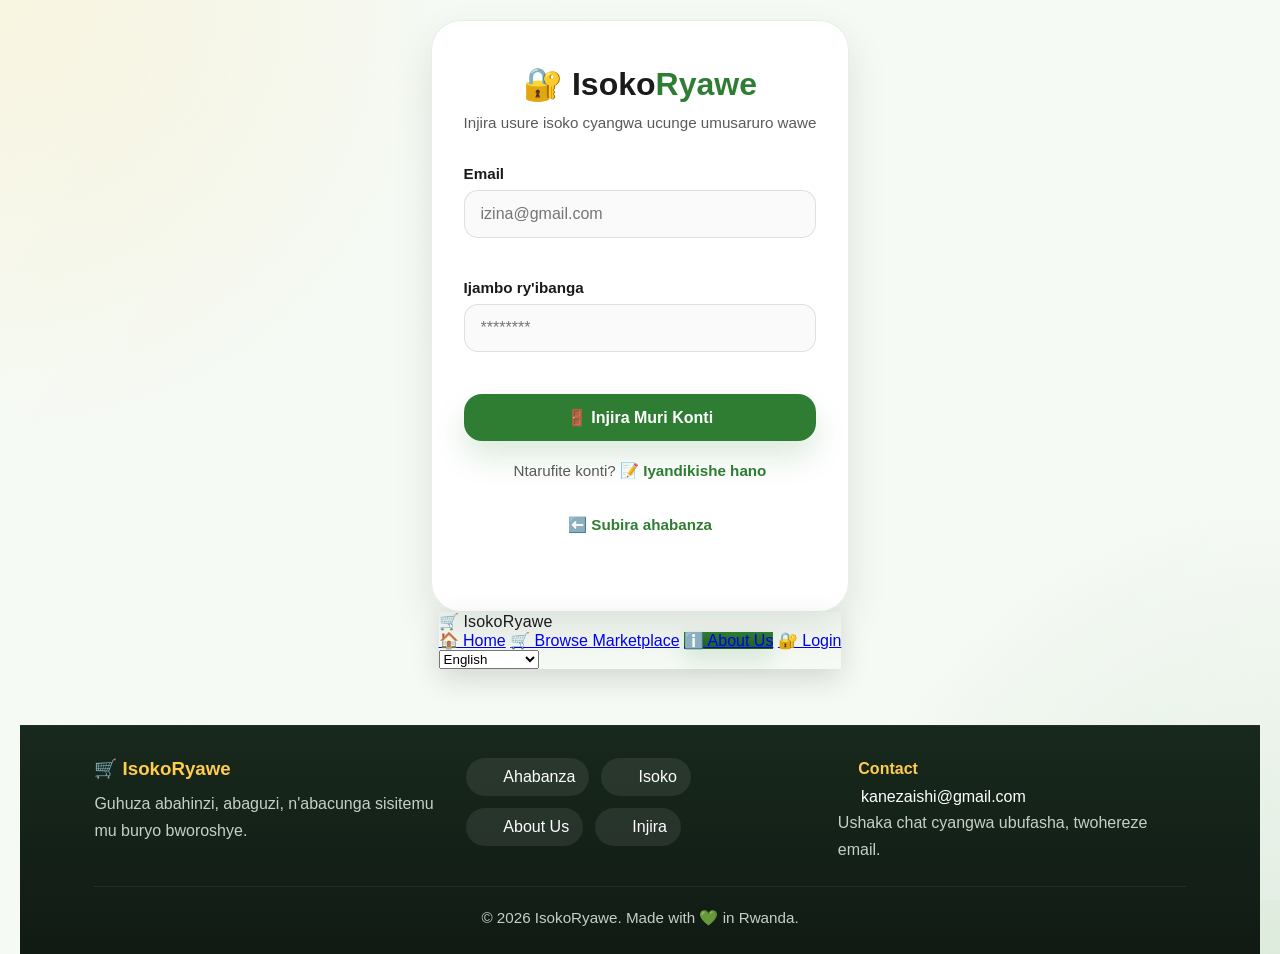
<file: profile.html>
<!DOCTYPE html>
<html lang="rw">
<head>
  <meta charset="UTF-8">
  <meta name="viewport" content="width=device-width, initial-scale=1.0">
  <title>IsokoRyawe | Umwirondoro</title>
  <link rel="stylesheet" href="profile.css">
  <link rel="stylesheet" href="site-theme.css">
</head>
<body>
  <header class="navbar">
    <div class="logo">🛒 Isoko<span>Ryawe</span></div>
    <nav class="nav-links">

      <a href="index.html">🏠 Ahabanza</a>
      <a href="market.html">🛒 Isoko</a>
      <a href="about.html" id="lnk-about" class="btn-about-nav">ℹ️ About Us</a>
      <a href="profile.html" class="active">👤 Umwirondoro</a>
    </nav>
    <div class="lang-selector">
      <select id="languageSelect" onchange="switchLanguage(this.value)">
        <option value="rw">Kinyarwanda</option>
        <option value="en">English</option>
        <option value="fr">Français</option>
        <option value="sw">Kiswahili</option>
      </select>
    </div>
  </header>

  <main class="profile-container">

    <div class="profile-card">
      <div class="avatar-placeholder">👤</div>
      <h2 id="profName">-</h2>
      <p id="profEmail">-</p>
      <p id="profPhone" style="margin-bottom: 15px; font-weight: 500;">-</p>
      <span class="badge" id="profRole">-</span>
      <hr>
      <button onclick="logoutUser()" class="btn-logout">🚪 Sohoka muri Konti</button>
    </div>
  </main>

  <footer class="footer">
    <div class="footer-inner">
      <div class="footer-brand">
        <h3>🛒 IsokoRyawe</h3>
        <p>Guhuza abahinzi, abaguzi, n'abacunga sisitemu mu buryo bworoshye.</p>
      </div>
      <nav class="footer-links" aria-label="Footer navigation">
        <a href="index.html"><span class="ui-icon" data-icon="home"></span> Ahabanza</a>
        <a href="market.html"><span class="ui-icon" data-icon="market"></span> Isoko</a>
        <a href="about.html"><span class="ui-icon" data-icon="info"></span> About Us</a>
        <a href="login.html"><span class="ui-icon" data-icon="login"></span> Injira</a>
      </nav>
      <div class="footer-contact">
        <h4><span class="ui-icon" data-icon="mail"></span> Contact</h4>
        <a href="mailto:kanezaishi@gmail.com"><span class="ui-icon" data-icon="mail"></span> kanezaishi@gmail.com</a>
        <p>Ushaka chat cyangwa ubufasha, twohereze email.</p>
      </div>
    </div>
    <p class="footer-copy">&copy; 2026 IsokoRyawe. Made with 💚 in Rwanda.</p>
  </footer>

  <script src="js/language.js"></script>
  <script src="js/nav-common.js"></script>
  <script src="js/notify.js"></script>
  <script src="js/auth.js"></script>

  <script>

    document.addEventListener("DOMContentLoaded", () => {
        const auth = window.IsokoAuth;
        const user = auth ? auth.requireActiveSession(["client", "producer", "admin"], "login.html") : JSON.parse(localStorage.getItem("currentUser"));
        if (user) {
            document.getElementById("profName").innerText = user.name;
            document.getElementById("profEmail").innerText = user.email;
            document.getElementById("profPhone").innerText = "WhatsApp/Tel: " + user.phone;
            document.getElementById("profRole").innerText = user.role === 'admin' ? 'Admin' : user.role === 'producer' ? 'Producer (Umuhinzi/Umworozi)' : 'Client (Umuguzi)';
        }
    });

    function logoutUser() {
        if (window.IsokoAuth) {
            window.IsokoAuth.clearCurrentUser();
        } else {
            localStorage.removeItem("currentUser");
        }
        if (window.IsokoNotify) {
            window.IsokoNotify.info("Muvuye muri system.");
        }
        window.location.href = "login.html";
    }
  </script>
</body>
</html>
</file>
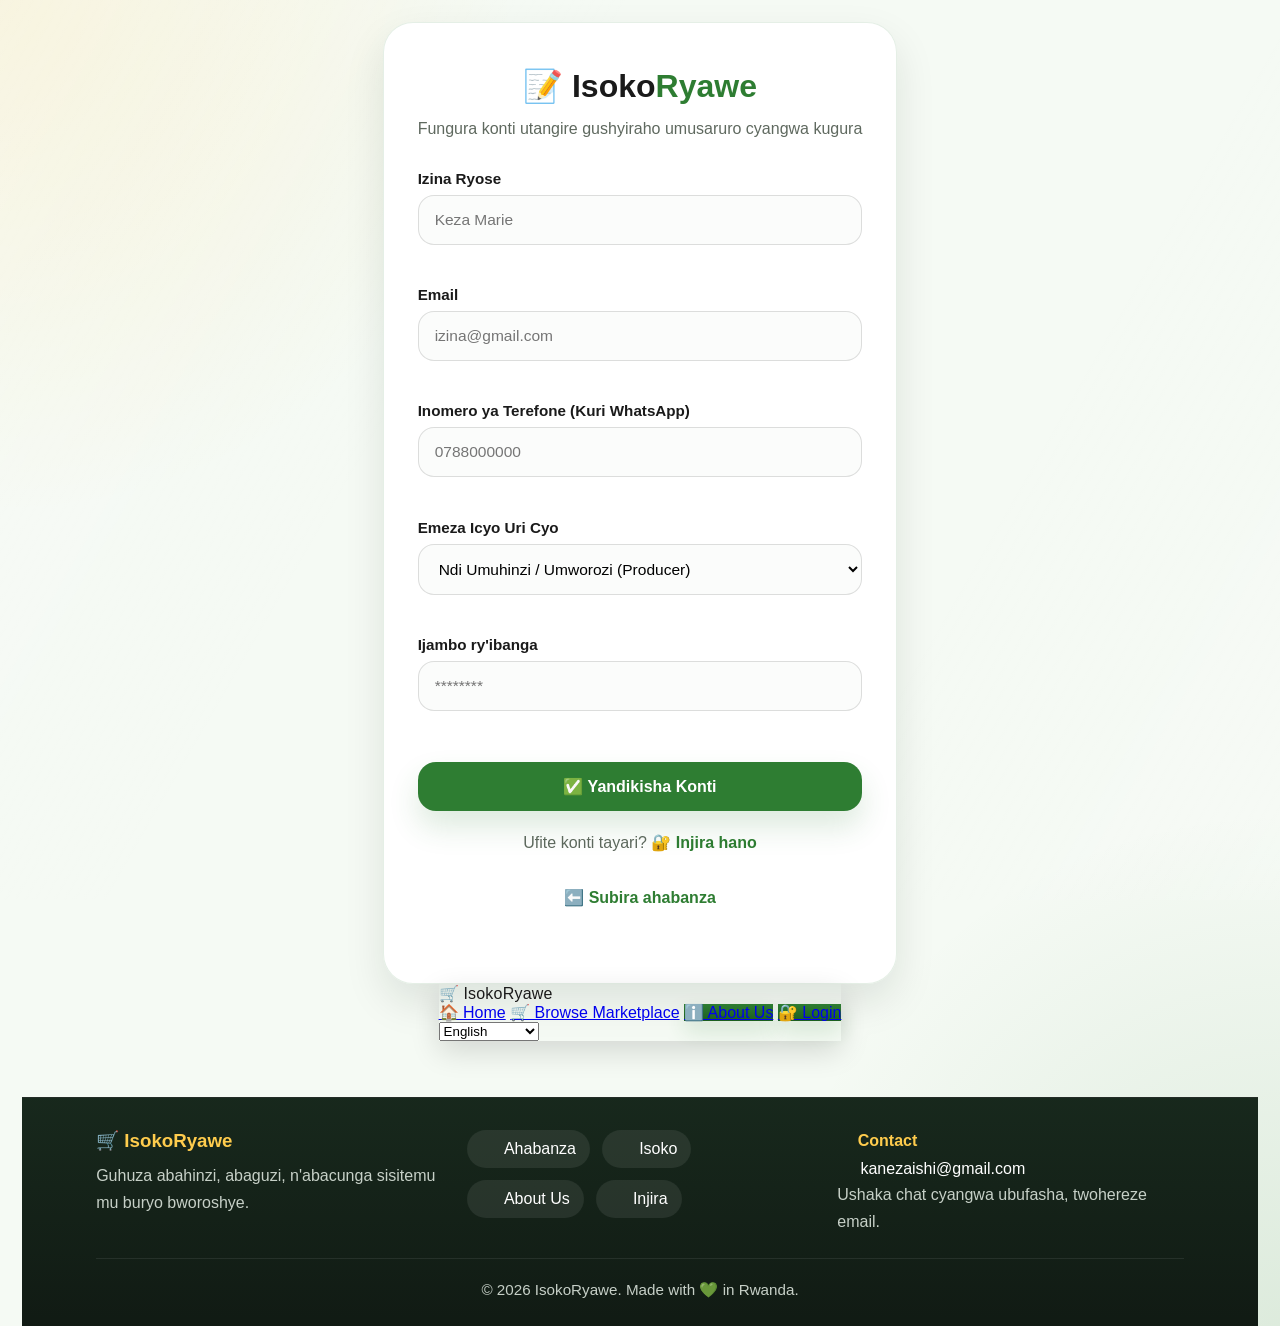
<file: register.html>
<!DOCTYPE html>
<html lang="rw">
<head>
  <meta charset="UTF-8">
  <meta name="viewport" content="width=device-width, initial-scale=1.0">
  <title>IsokoRyawe | Fungura Konti</title>
  <link rel="stylesheet" href="register.css">
  <link rel="stylesheet" href="site-theme.css">
</head>
<body>
  <div class="register-container">
    <div class="register-card">
      <h2>📝 Isoko<span>Ryawe</span></h2>
      <p>Fungura konti utangire gushyiraho umusaruro cyangwa kugura</p>

      <form id="registerForm" novalidate>
        <div class="input-group">
          <label>Izina Ryose</label>
          <input type="text" id="regName" required minlength="2" placeholder="Keza Marie">
          <small class="field-error" id="regNameError" aria-live="polite"></small>
        </div>
        <div class="input-group">
          <label>Email</label>
          <input type="email" id="regEmail" required placeholder="izina@gmail.com">
          <small class="field-error" id="regEmailError" aria-live="polite"></small>
        </div>
        <div class="input-group">
          <label>Inomero ya Terefone (Kuri WhatsApp)</label>
          <input type="tel" id="regPhone" required placeholder="0788000000" pattern="^0?7\d{8}$" title="Shyiramo numero itangirira kuri 07 ifite imibare 10 (urugero 0788000000)">
          <small class="field-error" id="regPhoneError" aria-live="polite"></small>
        </div>
        <div class="input-group">
          <label>Emeza Icyo Uri Cyo</label>
          <select id="regRole" required>
            <option value="producer">Ndi Umuhinzi / Umworozi (Producer)</option>
            <option value="client">Ndi Umuguzi (Client)</option>
          </select>
          <small class="field-error" id="regRoleError" aria-live="polite"></small>
        </div>
        <div class="input-group">
          <label>Ijambo ry'ibanga</label>
          <input type="password" id="regPassword" required minlength="6" placeholder="********">
          <small class="field-error" id="regPasswordError" aria-live="polite"></small>
        </div>
        <button type="submit" class="btn-register">✅ Yandikisha Konti</button>
      </form>

      <p class="switch-form">Ufite konti tayari? <a href="login.html">🔐 Injira hano</a></p>
      <p class="back-home"><a href="index.html">⬅️ Subira ahabanza</a></p>
    </div>
  </div>

  <header class="navbar">
    <div class="logo">🛒 Isoko<span>Ryawe</span></div>
    <nav class="nav-links">
      <a href="index.html" data-i18n="nav.home">🏠 Ahabanza</a>
      <a href="market.html" data-i18n="nav.market">🛒 Sura Isoko</a>
      <a href="about.html" class="btn-about-nav" data-i18n="nav.about">ℹ️ About Us</a>
      <a href="login.html" class="btn-login-nav" data-i18n="nav.login">🔐 Injira</a>
    </nav>
    <div class="lang-selector">
      <select id="languageSelect" onchange="switchLanguage(this.value)">
        <option value="rw">Kinyarwanda</option>
        <option value="en" selected>English</option>
        <option value="fr">Français</option>
        <option value="sw">Kiswahili</option>
      </select>
    </div>
  </header>

  <footer class="footer">

    <div class="footer-inner">
      <div class="footer-brand">
        <h3>🛒 IsokoRyawe</h3>
        <p>Guhuza abahinzi, abaguzi, n'abacunga sisitemu mu buryo bworoshye.</p>
      </div>
      <nav class="footer-links" aria-label="Footer navigation">
        <a href="index.html"><span class="ui-icon" data-icon="home"></span> Ahabanza</a>
        <a href="market.html"><span class="ui-icon" data-icon="market"></span> Isoko</a>
        <a href="about.html"><span class="ui-icon" data-icon="info"></span> About Us</a>
        <a href="login.html"><span class="ui-icon" data-icon="login"></span> Injira</a>
      </nav>
      <div class="footer-contact">
        <h4><span class="ui-icon" data-icon="mail"></span> Contact</h4>
        <a href="mailto:kanezaishi@gmail.com"><span class="ui-icon" data-icon="mail"></span> kanezaishi@gmail.com</a>
        <p>Ushaka chat cyangwa ubufasha, twohereze email.</p>
      </div>
    </div>
    <p class="footer-copy">&copy; 2026 IsokoRyawe. Made with 💚 in Rwanda.</p>
  </footer>

  <script src="js/language.js"></script>
  <script src="js/nav-common.js"></script>
  <script src="js/notify.js"></script>
  <script src="js/auth.js"></script>

</body>
</html>
</file>
<file: style.css>
* {
  margin: 0;
  padding: 0;
  box-sizing: border-box;
  font-family: 'Segoe UI', Tahoma, Geneva, Verdana, sans-serif;
}

body {
  background: radial-gradient(circle at top left, rgba(46,125,50,0.12), transparent 25%),
              radial-gradient(circle at bottom right, rgba(255,179,0.12), transparent 25%),
              #edf4ef url("js/assets/background-image.png") center/cover fixed no-repeat;
  color: #1a1a1a;
}



/* Ensure the background is visible on pages that use their own body styles */
html, body { min-height: 100%; }




body::before {
  content: "";
  position: fixed;
  inset: 0;
  background: radial-gradient(circle at top left, rgba(46,125,50,0.12), transparent 25%),
              radial-gradient(circle at bottom right, rgba(255,179,0.12), transparent 25%);
  pointer-events: none;
  z-index: -1;
}

.navbar {
  display: flex;
  justify-content: space-between;
  align-items: center;
  background-color: rgba(26,26,26,0.95);
  padding: 18px 5%;
  color: #ffffff;
  border-bottom: 1px solid rgba(255,255,255,0.08);
  position: sticky;
  top: 0;
  z-index: 1000;
  backdrop-filter: blur(10px);
}

.logo {
  font-size: 1.6rem;
  font-weight: 800;
  color: #ffffff;
}

.logo span {
  color: #ffb300;
}

.lang-selector {
  display: flex;
  align-items: center;
}

.lang-selector select {
  appearance: none;
  -webkit-appearance: none;
  -moz-appearance: none;
  padding: 10px 16px;
  border-radius: 999px;
  border: 1px solid rgba(255,255,255,0.2);
  background-color: rgba(255,255,255,0.95);
  color: #1a1a1a;
  font-weight: 700;
  cursor: pointer;
  min-width: 150px;
  box-shadow: inset 0 0 0 1px rgba(0,0,0,0.04);
  transition: transform 0.2s ease, border-color 0.2s ease, box-shadow 0.2s ease;
}

.lang-selector select:hover,
.lang-selector select:focus {
  border-color: #ffb300;
  box-shadow: 0 6px 18px rgba(0,0,0,0.12);
  transform: translateY(-1px);
}

.nav-links {
  display: flex;
  align-items: center;
  gap: 20px;
}

.nav-links a {
  color: #ffffff;
  text-decoration: none;
  font-weight: 600;
  transition: all 0.25s ease;
}

.nav-links a:hover,
.nav-links a.active {
  color: #ffb300;
  transform: translateY(-1px);
}

.btn-login-nav,
.btn-about-nav {
  display: inline-flex;
  align-items: center;
  justify-content: center;
  background-color: #2e7d32;
  padding: 10px 18px;
  border-radius: 999px;
  color: #ffffff;
  text-decoration: none;
}

.btn-login-nav:hover,
.btn-about-nav:hover {
  background-color: #1b5e20 !important;
  color: #ffffff !important;
}

.hero-section {
  position: relative;
  background: linear-gradient(135deg, #2e7d32 0%, #60ab55 45%, #f9fbe7 100%);
  min-height: 85vh;
  display: flex;
  align-items: center;
  justify-content: center;
  text-align: center;
  color: #ffffff;
}

.hero-section::after {
  content: "";
  position: absolute;
  inset: 0;
  background: radial-gradient(circle at top left, rgba(255,255,255,0.2), transparent 20%),
              radial-gradient(circle at bottom right, rgba(255,255,255,0.14), transparent 22%);
}

.hero-content {
  position: relative;
  z-index: 1;
  max-width: 840px;
  padding: 24px;
}

.hero-content h1 {
  font-size: clamp(2.8rem, 4vw, 4.4rem);
  color: #ffffff;
  margin-bottom: 18px;
  line-height: 1.05;
}

.hero-content p {
  font-size: 1.15rem;
  line-height: 1.75;
  margin-bottom: 34px;
  max-width: 760px;
  margin-left: auto;
  margin-right: auto;
}

.cta-buttons {
  display: flex;
  justify-content: center;
  gap: 18px;
  flex-wrap: wrap;
}

.btn-cta-main,
.btn-cta-sub {
  display: inline-flex;
  align-items: center;
  justify-content: center;
  min-width: 220px;
}

.btn-cta-main {
  background-color: #ffffff;
  color: #1a1a1a;
  padding: 16px 34px;
  text-decoration: none;
  font-weight: 800;
  border-radius: 999px;
  box-shadow: 0 18px 40px rgba(0,0,0,0.16);
  transition: transform 0.3s ease, box-shadow 0.3s ease;
}

.btn-cta-main:hover {
  transform: translateY(-3px);
  box-shadow: 0 22px 45px rgba(0,0,0,0.18);
}

.btn-cta-sub {
  background-color: transparent;
  color: #ffffff;
  padding: 16px 34px;
  text-decoration: none;
  font-weight: 700;
  border-radius: 999px;
  border: 2px solid rgba(255,255,255,0.95);
}

.btn-cta-sub:hover {
  background-color: rgba(255,255,255,0.12);
}

.hero-highlights {
  display: grid;
  grid-template-columns: repeat(auto-fit, minmax(200px, 1fr));
  gap: 20px;
  margin-top: 36px;
}

.highlight-card {
  background: rgba(255,255,255,0.16);
  border: 1px solid rgba(255,255,255,0.24);
  border-radius: 22px;
  padding: 24px;
  backdrop-filter: blur(10px);
  text-align: left;
}

.highlight-card h3 {
  font-size: 1.15rem;
  margin-bottom: 12px;
}

.highlight-card p {
  color: rgba(255,255,255,0.9);
  line-height: 1.7;
}

.hero-lead {
  font-size: 1.15rem;
  line-height: 1.75;
  color: rgba(255,255,255,0.95);
  margin: 0 auto 28px;
  max-width: 820px;
}

.hero-highlights .highlight-card {
  background: rgba(255,255,255,0.14);
}

.cta-buttons .btn-cta-main,
.cta-buttons .btn-cta-sub {
  transform: translateZ(0);
}

.categories-section {
  padding: 70px 6%;
  text-align: center;
}


.categories-section h2 {
  color: #1b5e20;
  font-size: clamp(2rem, 2.7vw, 2.8rem);
  margin-bottom: 30px;
}

.categories-grid {
  display: grid;
  grid-template-columns: repeat(auto-fit, minmax(250px, 1fr));
  gap: 26px;
}

.home-feature-section,
.home-process-section {
  padding: 70px 6%;
  text-align: center;
}

.home-feature-section h2,
.home-process-section h2 {
  color: #1b5e20;
  font-size: clamp(2rem, 2.7vw, 2.8rem);
  margin-bottom: 28px;
}

.feature-grid,
.process-grid {
  display: grid;
  gap: 22px;
  grid-template-columns: repeat(auto-fit, minmax(240px, 1fr));
}

.feature-card,
.process-card {
  background: #ffffff;
  border-radius: 24px;
  padding: 28px;
  box-shadow: 0 18px 40px rgba(14, 30, 18, 0.08);
  border: 1px solid rgba(46, 125, 50, 0.1);
  text-align: left;
}

.feature-card h3,
.process-card h3 {
  font-size: 1.2rem;
  margin-bottom: 14px;
  color: #1a1a1a;
}

.feature-card p,
.process-card p {
  line-height: 1.75;
  color: #4f4f4f;
}

.process-card {
  position: relative;
}

.process-card .step {
  position: absolute;
  top: 24px;
  right: 24px;
  width: 40px;
  height: 40px;
  display: grid;
  place-items: center;
  background-color: #2e7d32;
  color: #ffffff;
  border-radius: 999px;
  font-weight: 800;
}

.process-card h3 {
  margin-top: 0;
  padding-top: 10px;
}

.cat-card {
  background: linear-gradient(180deg, #ffffff 0%, #f6f8f4 100%);

  padding: 28px 24px;
  border-radius: 24px;
  box-shadow: 0 18px 40px rgba(14,30,18,0.08);
  transition: transform 0.3s ease, box-shadow 0.3s ease;
  border: 1px solid rgba(46,125,50,0.1);
}

.cat-card:hover {
  transform: translateY(-7px);
  box-shadow: 0 24px 42px rgba(14,30,18,0.12);
}

.cat-card .icon {
  font-size: 3.2rem;
  display: block;
  margin-bottom: 18px;
}

.cat-card h3 {
  color: #1a1a1a;
  font-size: 1.25rem;
}

.footer {
  background-color: #1a1a1a;
  color: #ffffff;
  text-align: center;
  padding: 28px 20px;
  border-top: 4px solid #2e7d32;
  font-size: 0.95rem;
}

.footer-links {
  display: flex;
  flex-direction: column;
  gap: 8px;
  align-content: start;
}

.footer-contact {
  display: flex;
  flex-direction: column;
  gap: 10px;
  align-items: flex-start;
}

/* Make the row icons (email/whatsapp) sit close to text */
.footer-contact a {
  display: inline-flex;
  align-items: center;
  gap: 10px;
}

/* Make UI icons bigger across the website */
.ui-icon {
  width: 36px;
  height: 36px;

  display: inline-block;
  color: #ffffff;
  flex: 0 0 auto;
}

.ui-icon svg {
  width: 100%;
  height: 100%;
  display: block;
}




.contact-phone {
  color: #ffffff;
  text-decoration: none;
  font-weight: 600;
}


@media (max-width: 768px) {
  .navbar {
    flex-wrap: wrap;
    gap: 12px;
    padding: 18px 4%;
  }

  .nav-links {
    width: 100%;
    text-align: center;
  }

  .nav-links a {
    margin-left: 12px;
    margin-right: 12px;
  }

  .hero-content h1 {
    font-size: 2.8rem;
  }
}
</file>
<file: site-theme.css>
:root {
  --brand: #2e7d32;
  --brand-dark: #1b5e20;
  --accent: #ffb300;
  --bg: #f5faf4;
  --surface: rgba(255, 255, 255, 0.96);
  --text: #1a1a1a;
  --muted: #5b665a;
  --shadow: 0 18px 40px rgba(14, 30, 18, 0.10);
  --shadow-strong: 0 26px 55px rgba(14, 30, 18, 0.14);
  --radius-xl: 30px;
  --radius-lg: 22px;
  --radius-md: 16px;
  --radius-pill: 999px;
}

* {
  box-sizing: border-box;
}

body {
  background:
    radial-gradient(circle at top left, rgba(255, 179, 0, 0.12), transparent 28%),
    radial-gradient(circle at bottom right, rgba(46, 125, 50, 0.12), transparent 28%),
    var(--bg);
  color: var(--text);
}

body::before {
  content: "";
  position: fixed;
  inset: 0;
  background:
    linear-gradient(120deg, rgba(255,255,255,0.25), transparent 35%),
    linear-gradient(300deg, rgba(255,255,255,0.16), transparent 28%);
  pointer-events: none;
  z-index: -1;
}

a {
  transition: transform 0.22s ease, color 0.22s ease, background-color 0.22s ease, box-shadow 0.22s ease, border-color 0.22s ease;
}

.navbar {
  box-shadow: 0 10px 30px rgba(0, 0, 0, 0.14);
}

.logo,
.navbar .logo {
  letter-spacing: 0.2px;
}

.nav-links {
  flex-wrap: wrap;
}

.nav-links a,
.btn-login-nav,
.btn-about-nav,
.btn-cta-main,
.btn-cta-sub,
.btn-register,
.btn-login,
.btn-submit,
.btn-view,
.btn-logout,
.btn-action {
  position: relative;
  overflow: hidden;
}

.nav-links a:hover,
.btn-login-nav:hover,
.btn-about-nav:hover,
.btn-cta-main:hover,
.btn-cta-sub:hover,
.btn-register:hover,
.btn-login:hover,
.btn-submit:hover,
.btn-view:hover,
.btn-logout:hover,
.btn-action:hover {
  transform: translateY(-2px);
}

.btn-login-nav,
.btn-about-nav {
  background: linear-gradient(180deg, var(--brand) 0%, var(--brand-dark) 100%);
  box-shadow: 0 10px 22px rgba(46, 125, 50, 0.18);
}

.btn-cta-main,
.btn-register,
.btn-login,
.btn-submit,
.btn-view {
  box-shadow: 0 16px 30px rgba(46, 125, 50, 0.16);
}

.btn-cta-sub {
  border-color: rgba(255,255,255,0.95);
  backdrop-filter: blur(8px);
}

.hero-section,
.market-hero {
  box-shadow: var(--shadow-strong);
}

.categories-section h2,
.home-feature-section h2,
.home-process-section h2,
.search-section h2,
.products-list-section h2,
.form-section h2,
.controls-section h2,
.users-section h2,
.profile-card h2,
.details-card h1 {
  letter-spacing: -0.02em;
}

.cat-card,
.feature-card,
.process-card,
.highlight-card,
.product-item,
.product-card,
.profile-card,
.details-card,
.login-card,
.register-card,
.stat-card,
.controls-section,
.users-section {
  border-radius: var(--radius-xl);
  box-shadow: var(--shadow);
  border: 1px solid rgba(46, 125, 50, 0.12);
}

.cat-card,
.feature-card,
.process-card,
.highlight-card,
.product-item,
.product-card {
  background: linear-gradient(180deg, rgba(255,255,255,0.98) 0%, rgba(245,250,244,0.98) 100%);
}

.cat-card,
.feature-card,
.process-card,
.highlight-card {
  color: var(--text);
}

.cat-card h3,
.feature-card h3,
.process-card h3,
.highlight-card h3 {
  color: #1e4620;
}

.cat-card p,
.feature-card p,
.process-card p,
.highlight-card p {
  color: var(--muted);
}

.cat-card:hover,
.feature-card:hover,
.process-card:hover,
.highlight-card:hover,
.product-item:hover,
.product-card:hover,
.profile-card:hover,
.details-card:hover {
  transform: translateY(-4px);
  box-shadow: 0 22px 48px rgba(14, 30, 18, 0.14);
}

.field-error {
  display: block;
  margin-top: 8px;
  color: #c62828;
  font-size: 0.86rem;
  min-height: 1.1em;
}

.btn-logout {
  background: linear-gradient(180deg, #243026 0%, #111814 100%);
}

.btn-logout:hover {
  background: linear-gradient(180deg, #c62828 0%, #a61d1d 100%);
}

.product-item .btn-view,
.btn-action,
.btn-logout {
  border: none;
}

.footer {
  margin-top: 56px;
  padding: 32px 6% 24px;
  background: linear-gradient(180deg, rgba(19, 36, 24, 0.98) 0%, rgba(12, 22, 15, 0.98) 100%);
  color: #eef7ee;
  border-top: 1px solid rgba(255, 255, 255, 0.08);
}

.footer-inner {
  display: grid;
  grid-template-columns: repeat(auto-fit, minmax(220px, 1fr));
  gap: 24px;
  align-items: start;
}

.footer-brand h3,
.footer-contact h4 {
  margin-bottom: 10px;
  color: #ffcc4d;
}

.footer-brand p,
.footer-contact p,
.footer-copy {
  color: rgba(238, 247, 238, 0.82);
  line-height: 1.7;
}

.footer-links {
  display: flex;
  flex-wrap: wrap;
  gap: 12px;
  align-content: start;
}

.footer-links a,
.footer-contact a {
  color: #ffffff;
  text-decoration: none;
}

.footer-links a {
  display: inline-flex;
  align-items: center;
  gap: 0.45rem;
  padding: 10px 14px;
  border-radius: var(--radius-pill);
  background: rgba(255, 255, 255, 0.08);
}

.footer-contact a {
  display: inline-flex;
  align-items: center;
  gap: 0.45rem;
}

.footer-brand h3 .ui-icon,
.footer-contact h4 .ui-icon,
.footer-links a .ui-icon,
.footer-contact a .ui-icon {
  width: 1em;
  height: 1em;
  display: inline-flex;
  align-items: center;
  justify-content: center;
  flex-shrink: 0;
}

.footer-links a:hover,
.footer-contact a:hover {
  color: #ffcc4d;
}

.footer-copy {
  margin-top: 22px;
  padding-top: 18px;
  border-top: 1px solid rgba(255,255,255,0.08);
  text-align: center;
  font-size: 0.95rem;
}

@media (max-width: 768px) {
  .nav-links {
    gap: 10px;
  }

  .btn-login-nav,
  .btn-about-nav {
    width: 100%;
  }

  .footer {
    padding-left: 20px;
    padding-right: 20px;
  }
}

.toast-container {
  position: fixed;
  top: 20px;
  right: 20px;
  z-index: 3000;
  display: grid;
  gap: 12px;
  width: min(360px, calc(100vw - 40px));
}

.toast {
  display: grid;
  grid-template-columns: auto 1fr auto;
  align-items: start;
  gap: 12px;
  padding: 14px 16px;
  border-radius: 18px;
  color: #f8fbf8;
  background: rgba(20, 28, 22, 0.96);
  box-shadow: 0 18px 40px rgba(0, 0, 0, 0.22);
  border: 1px solid rgba(255,255,255,0.08);
  backdrop-filter: blur(10px);
  animation: toast-in 0.22s ease-out;
}

.toast-success {
  border-left: 6px solid #2e7d32;
}

.toast-error {
  border-left: 6px solid #c62828;
}

.toast-info {
  border-left: 6px solid #ffb300;
}

.toast-dot {
  width: 10px;
  height: 10px;
  margin-top: 6px;
  border-radius: 999px;
  background: currentColor;
  opacity: 0.9;
}

.toast-message {
  line-height: 1.5;
}

.toast-close {
  border: none;
  background: transparent;
  color: inherit;
  font-size: 1.2rem;
  cursor: pointer;
  opacity: 0.85;
  line-height: 1;
}

.toast-hide {
  opacity: 0;
  transform: translateY(-8px);
  transition: opacity 0.2s ease, transform 0.2s ease;
}

@keyframes toast-in {
  from {
    opacity: 0;
    transform: translateY(-8px);
  }
  to {
    opacity: 1;
    transform: translateY(0);
  }
}
</file>
<file: style-theme.css>
:root {
  --bg-color: #edf4ef;
  --text-color: #1a1a1a;
  --card-bg: rgba(255,255,255,0.96);
  --nav-bg: rgba(26,26,26,0.95);
  --footer-bg: #1a1a1a;
}

:root[data-theme="dark"] {
  --bg-color: #0f1411;
  --text-color: #eef7ee;
  --card-bg: rgba(18, 26, 20, 0.82);
  --nav-bg: rgba(10, 14, 12, 0.95);
  --footer-bg: #070a08;
}

/* Apply variables where possible */
body {
  background-color: var(--bg-color);
  color: var(--text-color);
}

:root[data-theme="dark"] body {
  background-image: none !important;
}


.navbar {
  background-color: var(--nav-bg);
  color: #fff;
}

.footer {
  background-color: var(--footer-bg);
  color: var(--text-color);
}

.cat-card,
.feature-card,
.process-card,
.highlight-card,
.login-card,
.register-card,
.profile-card,
.details-card {
  background: var(--card-bg);
}
</file>
<file: admin-dashboard.css>
* {
  margin: 0;
  padding: 0;
  box-sizing: border-box;
  font-family: 'Segoe UI', sans-serif;
}

body {
  background: linear-gradient(180deg, #f3f7f0 0%, #ffffff 100%);
  color: #1a1a1a;
}

.container {
  display: flex;
  min-height: 100vh;
}

.sidebar {
  width: 280px;
  background: linear-gradient(180deg, #163422 0%, #10261a 100%);
  color: white;
  padding: 28px 24px;
  border-right: 6px solid #ffb300;
}

.sidebar h2 {
  margin-bottom: 36px;
  text-align: center;
  color: #ffb300;
  font-size: 1.4rem;
}

.sidebar ul {
  list-style: none;
}

.sidebar ul li {
  margin-bottom: 18px;
}

.sidebar ul li a {
  color: white;
  text-decoration: none;
  display: block;
  padding: 14px 16px;
  border-radius: 14px;
  transition: 0.3s ease;
}

.sidebar h2 .ui-icon,
.sidebar ul li a .ui-icon,
.dashboard-header h1 .ui-icon,
.controls-section h2 .ui-icon,
.stat-card p .ui-icon {
  display: inline-flex;
  align-items: center;
  justify-content: center;
  width: 1em;
  height: 1em;
  flex-shrink: 0;
  vertical-align: -0.15em;
}

.sidebar h2 .ui-icon,
.dashboard-header h1 .ui-icon,
.controls-section h2 .ui-icon {
  margin-right: 0.5rem;
}

.sidebar ul li a .ui-icon,
.stat-card p .ui-icon {
  margin-right: 0.6rem;
}

.ui-icon svg {
  width: 100%;
  height: 100%;
}

.sidebar ul li a:hover,
.sidebar ul li a.active {
  background-color: rgba(255, 179, 0, 0.16);
  color: #ffcc4d;
}

.main-content {
  flex: 1;
  padding: 36px 40px;
  background-color: #f7faf4;
}

.dashboard-header {
  display: grid;
  gap: 20px;
  margin-bottom: 28px;
}

.dashboard-header h1 {
  color: #1e4620;
  font-size: clamp(2.2rem, 2.8vw, 3rem);
}

.dashboard-header p {
  color: #4f5c4d;
  line-height: 1.8;
  max-width: 900px;
}

.stats-grid {
  display: grid;
  grid-template-columns: repeat(auto-fit, minmax(220px, 1fr));
  gap: 18px;
  margin-bottom: 24px;
}

.stat-card {
  background: linear-gradient(180deg, #ffffff 0%, #f1f8ee 100%);
  border-radius: 24px;
  padding: 24px;
  border: 1px solid rgba(46,125,50,0.12);
  box-shadow: 0 16px 35px rgba(14,30,18,0.08);
}

.stat-card h3 {
  font-size: 1.45rem;
  color: #2e7d32;
  margin-bottom: 10px;
}

.stat-card p {
  color: #4f5c4d;
  line-height: 1.75;
}

.controls-section {
  display: flex;
  justify-content: space-between;
  align-items: center;
  gap: 18px;
  background: white;
  padding: 22px 24px;
  border-radius: 24px;
  border: 1px solid rgba(46,125,50,0.12);
  box-shadow: 0 18px 40px rgba(14,30,18,0.08);
  margin-bottom: 24px;
}

.controls-section h2 {
  margin-bottom: 8px;
  color: #1a1a1a;
}

.controls-section p {
  color: #5a5a5a;
  line-height: 1.6;
}

.controls-section input {
  width: min(100%, 360px);
  padding: 14px 16px;
  border: 1px solid #d3d9d0;
  border-radius: 16px;
  outline: none;
  background: #fdfdfd;
}

.controls-section input:focus {
  border-color: #2e7d32;
  box-shadow: 0 0 0 4px rgba(46,125,50,0.08);
}

.users-section {
  background: white;
  padding: 28px;
  border-radius: 26px;
  border: 1px solid rgba(46,125,50,0.12);
  box-shadow: 0 18px 40px rgba(14,30,18,0.08);
}

.table-wrap {
  overflow-x: auto;
}

.users-table {
  width: 100%;
  border-collapse: collapse;
  min-width: 760px;
}

.users-table th,
.users-table td {
  padding: 16px 14px;
  text-align: left;
  border-bottom: 1px solid rgba(0,0,0,0.08);
}

.users-table th {
  color: #1e4620;
  font-size: 0.95rem;
  text-transform: uppercase;
  letter-spacing: 0.04em;
}

.users-table tbody tr:hover {
  background: rgba(46,125,50,0.04);
}

.status-badge {
  display: inline-flex;
  align-items: center;
  justify-content: center;
  padding: 8px 12px;
  border-radius: 999px;
  font-weight: 700;
  text-transform: capitalize;
}

.status-active {
  background: rgba(46,125,50,0.12);
  color: #2e7d32;
}

.status-blocked {
  background: rgba(211,47,47,0.12);
  color: #c62828;
}

.actions {
  display: flex;
  gap: 10px;
  flex-wrap: wrap;
}

.btn-action {
  border: none;
  border-radius: 999px;
  padding: 10px 14px;
  font-weight: 700;
  cursor: pointer;
  transition: transform 0.2s ease, opacity 0.2s ease;
}

.btn-action:hover {
  transform: translateY(-1px);
}

.btn-block {
  background: #c62828;
  color: white;
}

.btn-unblock {
  background: #2e7d32;
  color: white;
}

.btn-disabled {
  background: #e5e7eb;
  color: #6b7280;
  cursor: not-allowed;
}

.empty-state {
  text-align: center;
  padding: 28px 16px;
  color: #4f5c4d;
}

@media (max-width: 960px) {
  .container {
    flex-direction: column;
  }

  .sidebar {
    width: 100%;
    border-right: none;
    border-bottom: 6px solid #ffb300;
  }

  .main-content {
    padding: 24px 18px;
  }

  .controls-section {
    flex-direction: column;
    align-items: stretch;
  }

  .controls-section input {
    width: 100%;
  }
}
</file>
<file: login.css>
* {
  margin: 0;
  padding: 0;
  box-sizing: border-box;
  font-family: 'Segoe UI', Arial, sans-serif;
}

body {
  background: #edf4ef url("js/assets/background-image.png") center/cover fixed no-repeat;
  min-height: 100vh;

  display: flex;
  flex-direction: column;
  align-items: center;
  justify-content: flex-start;
  padding: 20px 20px 0;
}

.login-container {
  width: 100%;
  max-width: 420px;
  flex: 1;
  display: flex;
  align-items: center;
  justify-content: center;
  margin: 0 auto;
}

.login-card {
  background: rgba(255,255,255,0.96);
  padding: 44px 32px;
  border-radius: 28px;
  box-shadow: 0 26px 50px rgba(27,56,18,0.12);
  text-align: center;
  border: 1px solid rgba(46,125,50,0.12);
}

.login-card h2 {
  color: #1a1a1a;
  margin-bottom: 8px;
  font-size: 2rem;
}

.login-card h2 span {
  color: #2e7d32;
}

.login-card p {
  color: #5a5a5a;
  font-size: 0.95rem;
  margin-bottom: 30px;
  line-height: 1.6;
}

.input-group {
  text-align: left;
  margin-bottom: 18px;
}

.input-group label {
  display: block;
  font-size: 0.95rem;
  margin-bottom: 8px;
  color: #1a1a1a;
  font-weight: 700;
}

.input-group input {
  width: 100%;
  padding: 14px 16px;
  border: 1px solid rgba(34,34,34,0.12);
  border-radius: 14px;
  outline: none;
  background: #fafafa;
  font-size: 1rem;
}

.input-group input:focus {
  border-color: #2e7d32;
  box-shadow: 0 0 0 4px rgba(46,125,50,0.08);
}

.btn-login {
  width: 100%;
  padding: 14px;
  background-color: #2e7d32;
  color: white;
  border: none;
  border-radius: 18px;
  font-size: 1rem;
  font-weight: 800;
  cursor: pointer;
  transition: transform 0.25s ease, background-color 0.25s ease;
}

.btn-login:hover {
  background-color: #1b5e20;
  transform: translateY(-1px);
}

.switch-form,
.back-home {
  margin-top: 18px;
  font-size: 0.95rem;
  color: #4f4f4f;
}

.switch-form a,
.back-home a {
  color: #2e7d32;
  text-decoration: none;
  font-weight: 700;
}

.back-home {
  margin-top: 10px;
}

.footer {
  width: 100%;
}
</file>
<file: market.css>
﻿* {
  margin: 0;
  padding: 0;
  box-sizing: border-box;
  font-family: 'Segoe UI', Arial, sans-serif;
}

body {
  background: linear-gradient(180deg, #f1f7ef 0%, #ffffff 100%);
}

.navbar {
  display: flex;
  justify-content: space-between;
  align-items: center;
  background-color: rgba(26,26,26,0.95);
  padding: 16px 5%;
  color: white;
  border-bottom: 1px solid rgba(255,255,255,0.12);
  position: sticky;
  top: 0;
  z-index: 1000;
  backdrop-filter: blur(8px);
}

.logo {
  font-size: 1.45rem;
  font-weight: 700;
}

.logo span {
  color: #ffb300;
}

.navbar nav a {
  color: white;
  text-decoration: none;
  margin: 0 15px;
  padding: 8px 12px;
  border-radius: 999px;
  transition: background-color 0.3s ease, color 0.3s ease;
}

.btn-about-nav {
  background-color: #2e7d32;
  color: #ffffff;
  padding: 8px 16px;
  border-radius: 999px;
}

.btn-about-nav:hover {
  background-color: #1b5e20;
}

.navbar nav a:hover,
.navbar nav a.active {
  background-color: rgba(255,179,0,0.18);
  color: #ffb300;
}

.market-main {
  max-width: 1200px;
  margin: 25px auto 40px;
  padding: 0 20px;
}

.market-hero {
  background-image: linear-gradient(135deg, rgba(46,125,50,0.88), rgba(255,179,0,0.78)), url("https://images.unsplash.com/photo-1506806732259-39c2d0268443?auto=format&fit=crop&w=1600&q=80");
  border-radius: 28px;
  padding: 30px 28px;
  color: white;
  margin-bottom: 28px;
  box-shadow: 0 18px 40px rgba(14,30,18,0.12);
}

.market-hero h2 {
  font-size: clamp(2rem, 2.7vw, 2.6rem);
  margin-bottom: 12px;
}

.market-hero p {
  font-size: 1rem;
  line-height: 1.75;
  opacity: 0.95;
}

.filter-chips {
  display: flex;
  flex-wrap: wrap;
  gap: 10px;
  justify-content: center;
  margin-top: 22px;
}

.filter-chip {
  background: rgba(255,255,255,0.18);
  color: #ffffff;
  padding: 10px 18px;
  border-radius: 999px;
  border: 1px solid rgba(255,255,255,0.28);
  cursor: default;
  transition: transform 0.2s ease;
}

.filter-chip:hover {
  transform: translateY(-2px);
}

.search-section {
  margin-bottom: 36px;
  text-align: center;
}

.search-section h2 {
  color: #1b5e20;
  margin-bottom: 14px;
  font-size: 2rem;
}

.search-section input {
  width: 100%;
  max-width: 680px;
  padding: 16px 22px;
  font-size: 16px;
  border: none;
  border-radius: 999px;
  outline: none;
  box-shadow: 0 15px 35px rgba(46,125,50,0.08);
  transition: transform 0.2s ease, box-shadow 0.2s ease;
}

.search-section input:focus {
  transform: translateY(-1px);
  box-shadow: 0 22px 45px rgba(46,125,50,0.14);
}

.market-filters {
  display: grid;
  grid-template-columns: repeat(auto-fit, minmax(220px, 1fr)) auto;
  gap: 16px;
  align-items: end;
  margin-bottom: 30px;
  padding: 18px;
  background: rgba(255,255,255,0.92);
  border: 1px solid rgba(46,125,50,0.12);
  border-radius: 24px;
  box-shadow: 0 18px 35px rgba(14,30,18,0.08);
}

.filter-group {
  display: grid;
  gap: 8px;
}

.filter-group label {
  font-weight: 700;
  color: #1b5e20;
}

.filter-group select,
.filter-reset {
  width: 100%;
  padding: 14px 16px;
  border-radius: 16px;
  border: 1px solid #d3d9d0;
  background: #ffffff;
  outline: none;
  font-size: 15px;
}

.filter-group select:focus {
  border-color: #2e7d32;
  box-shadow: 0 0 0 4px rgba(46,125,50,0.08);
}

.filter-reset {
  background: linear-gradient(180deg, #2e7d32 0%, #1b5e20 100%);
  color: white;
  font-weight: 700;
  cursor: pointer;
  border: none;
  height: fit-content;
  transition: transform 0.2s ease, box-shadow 0.2s ease;
  box-shadow: 0 14px 26px rgba(46,125,50,0.16);
}

.filter-reset:hover {
  transform: translateY(-2px);
}

.products-container {
  display: grid;
  grid-template-columns: repeat(auto-fill, minmax(280px, 1fr));
  gap: 25px;
}

.product-item {
  background: linear-gradient(180deg, #ffffff 0%, #f7fbf6 100%);
  border-radius: 24px;
  box-shadow: 0 18px 35px rgba(14,30,18,0.08);
  overflow: hidden;
  transition: transform 0.3s ease, box-shadow 0.3s ease;
  display: grid;
  grid-template-rows: auto 1fr auto;
  gap: 18px;
  border: 1px solid rgba(46,125,50,0.12);
}

.product-item:hover {
  transform: translateY(-7px);
  box-shadow: 0 24px 40px rgba(14,30,18,0.14);
}

.product-item .product-image {
  width: 100%;
  height: 220px;
  object-fit: cover;
  display: block;
}

.product-item h3 {
  color: #1a1a1a;
  margin-bottom: 12px;
  font-size: 22px;
}

.product-farmer {
  color: #1b5e20;
  font-weight: 700;
  margin-bottom: 12px;
}

.product-item .product-meta {
  display: flex;
  align-items: center;
  gap: 8px;
  flex-wrap: wrap;
  margin-bottom: 18px;
}

.product-item .meta-pill {
  background: rgba(46,125,50,0.1);
  color: #2e7d32;
  padding: 8px 12px;
  border-radius: 999px;
  font-size: 13px;
}

.product-item .qty {
  color: #4f5c4d;
  font-size: 15px;
  margin-bottom: 0;
}

.btn-view {
  display: inline-flex;
  align-items: center;
  justify-content: center;
  background-color: #ffb300;
  color: #1a1a1a;
  text-decoration: none;
  padding: 12px 18px;
  border-radius: 999px;
  font-weight: 700;
  transition: transform 0.2s ease, background-color 0.2s ease;
}

.btn-view:hover {
  background-color: #e6a100;
  transform: translateY(-1px);
}

@media (max-width: 768px) {
  .navbar {
    flex-wrap: wrap;
    gap: 14px;
  }

  .market-hero {
    padding: 26px 20px;
  }

  .market-filters {
    grid-template-columns: 1fr;
  }
}
</file>
<file: producer-dashboard.css>
* {
  margin: 0;
  padding: 0;
  box-sizing: border-box;
  font-family: 'Segoe UI', sans-serif;
}

body {
  background: linear-gradient(180deg, #f3f7f0 0%, #ffffff 100%);
  color: #1a1a1a;
}

.container {
  display: flex;
  min-height: 100vh;
}

.sidebar {
  width: 280px;
  background-color: #1a1a1a;
  color: white;
  padding: 28px 24px;
  border-right: 6px solid #2e7d32;
}

.sidebar h2 {
  margin-bottom: 36px;
  text-align: center;
  color: #ffb300;
  font-size: 1.4rem;
}

.sidebar ul {
  list-style: none;
}

.sidebar ul li {
  margin-bottom: 18px;
}

.sidebar ul li a {
  color: white;
  text-decoration: none;
  display: block;
  padding: 14px 16px;
  border-radius: 14px;
  transition: 0.3s ease;
}

.sidebar h2 .ui-icon,
.sidebar ul li a .ui-icon,
.dashboard-header h1 .ui-icon,
.products-list-section h2 .ui-icon,
.form-section h2 .ui-icon,
.stat-card p .ui-icon,
.btn-submit .ui-icon {
  display: inline-flex;
  align-items: center;
  justify-content: center;
  width: 1em;
  height: 1em;
  flex-shrink: 0;
  vertical-align: -0.15em;
}

.sidebar h2 .ui-icon,
.dashboard-header h1 .ui-icon,
.products-list-section h2 .ui-icon,
.form-section h2 .ui-icon {
  margin-right: 0.5rem;
}

.sidebar ul li a .ui-icon,
.stat-card p .ui-icon,
.btn-submit .ui-icon {
  margin-right: 0.6rem;
}

.ui-icon svg {
  width: 100%;
  height: 100%;
}

.sidebar ul li a:hover,
.sidebar ul li a.active {
  background-color: #2e7d32;
}

.main-content {
  flex: 1;
  padding: 36px 40px;
  background-color: #f7faf4;
}

.dashboard-header {
  display: grid;
  gap: 20px;
  margin-bottom: 28px;
}

.dashboard-header h1 {
  color: #1e4620;
  font-size: clamp(2.2rem, 2.8vw, 3rem);
}

.dashboard-header p {
  color: #4f5c4d;
  line-height: 1.8;
}

.stats-grid {
  display: grid;
  grid-template-columns: repeat(auto-fit, minmax(220px, 1fr));
  gap: 18px;
  margin-bottom: 30px;
}

.stat-card {
  background: linear-gradient(180deg, #ffffff 0%, #eff7eb 100%);
  border-radius: 24px;
  padding: 24px;
  border: 1px solid rgba(46,125,50,0.12);
  box-shadow: 0 16px 35px rgba(14,30,18,0.08);
}

.stat-card h3 {
  font-size: 1.45rem;
  color: #2e7d32;
  margin-bottom: 10px;
}

.stat-card p {
  color: #4f5c4d;
  line-height: 1.75;
}

.form-section {
  background: white;
  padding: 30px;
  border-radius: 26px;
  box-shadow: 0 18px 40px rgba(14,30,18,0.08);
  max-width: 720px;
  border: 1px solid rgba(46,125,50,0.12);
  margin-bottom: 32px;
}

.form-section h2 {
  margin-bottom: 22px;
  color: #1a1a1a;
  border-left: 6px solid #2e7d32;
  padding-left: 14px;
}

.form-group {
  margin-bottom: 18px;
}

.form-group label {
  display: block;
  margin-bottom: 8px;
  font-weight: 700;
  font-size: 15px;
}

.form-group input {
  width: 100%;
  padding: 14px 16px;
  border: 1px solid #d3d9d0;
  border-radius: 16px;
  outline: none;
  background: #fdfdfd;
  transition: border-color 0.3s ease, box-shadow 0.3s ease;
}

.form-group input:focus {
  border-color: #2e7d32;
  box-shadow: 0 0 0 4px rgba(46,125,50,0.08);
}

.form-group input[type="file"] {
  padding: 12px 14px;
  background: #f7fbf7;
}

.field-helper {
  display: block;
  margin-top: 8px;
  color: #5f695f;
  font-size: 0.88rem;
  line-height: 1.5;
}

.image-preview-wrap {
  margin-top: 14px;
  padding: 14px;
  border: 1px dashed rgba(46,125,50,0.28);
  border-radius: 18px;
  background: rgba(46,125,50,0.04);
}

.image-preview {
  width: 100%;
  max-width: 240px;
  height: 160px;
  object-fit: cover;
  border-radius: 16px;
  display: block;
  box-shadow: 0 12px 24px rgba(14,30,18,0.10);
}

.btn-submit {
  background-color: #2e7d32;
  color: white;
  padding: 15px 22px;
  border: none;
  border-radius: 18px;
  cursor: pointer;
  font-size: 16px;
  font-weight: bold;
  width: 100%;
  display: flex;
  align-items: center;
  justify-content: center;
  transition: transform 0.25s ease, background-color 0.25s ease;
}

.btn-submit:hover {
  background-color: #1b5e20;
  transform: translateY(-1px);
}

.products-list-section {
  background: white;
  padding: 28px;
  border-radius: 26px;
  border: 1px solid rgba(46,125,50,0.12);
  box-shadow: 0 18px 40px rgba(14,30,18,0.08);
}

.products-list-section h2 {
  margin-bottom: 20px;
  color: #1a1a1a;
}

.farmer-products {
  display: grid;
  gap: 18px;
}

.product-card {
  display: grid;
  gap: 12px;
  padding: 22px;
  border-radius: 20px;
  background: linear-gradient(180deg, #ffffff 0%, #f1f7ef 100%);
  border: 1px solid rgba(46,125,50,0.12);
  box-shadow: 0 14px 30px rgba(14,30,18,0.06);
}

.product-card .product-thumb {
  width: 100%;
  height: 200px;
  object-fit: cover;
  border-radius: 16px;
  border: 1px solid rgba(46,125,50,0.10);
}

.product-card h3 {
  color: #1a1a1a;
  margin-bottom: 8px;
}

.product-card .meta {
  display: flex;
  flex-wrap: wrap;
  gap: 10px;
  color: #4f5c4d;
  font-size: 0.96rem;
}

.product-card .meta span {
  background: rgba(46,125,50,0.1);
  color: #2e7d32;
  border-radius: 999px;
  padding: 8px 12px;
  font-weight: 700;
}

.product-card p {
  color: #575c55;
  line-height: 1.7;
}

.product-card.empty-state {
  text-align: center;
  font-weight: 700;
  color: #2e7d32;
}

@media (max-width: 960px) {
  .container { flex-direction: column; }

  .sidebar { width: 100%; border-right: none; border-bottom: 6px solid #2e7d32; }

  .main-content { padding: 24px 26px; }
}
</file>
<file: profile.css>
* {
  margin: 0;
  padding: 0;
  box-sizing: border-box;
  font-family: 'Segoe UI', sans-serif;
}

body {
  background: linear-gradient(180deg, #eef7f0 0%, #f9fbf7 100%);
  color: #1a1a1a;
}

.navbar {
  display: flex;
  justify-content: space-between;
  align-items: center;
  background-color: rgba(26,26,26,0.95);
  padding: 16px 5%;
  color: white;
  border-bottom: 1px solid rgba(255,255,255,0.15);
  position: sticky;
  top: 0;
  z-index: 1000;
  backdrop-filter: blur(12px);
}

.navbar .logo {
  font-size: 1.5rem;
  font-weight: 700;
}

.navbar .logo span {
  color: #ffb300;
}

.navbar nav a {
  color: white;
  text-decoration: none;
  margin: 0 14px;
  padding: 8px 12px;
  border-radius: 999px;
  transition: background-color 0.25s ease;
}

.btn-about-nav {
  background-color: #2e7d32;
  color: #ffffff;
  padding: 8px 16px;
  border-radius: 999px;
}

.btn-about-nav:hover {
  background-color: #1b5e20;
}

.navbar nav a:hover,
.navbar nav a.active {
  background: rgba(255,179,0,0.18);
  color: #ffb300;
}

.profile-container {
  display: flex;
  justify-content: center;
  align-items: center;
  min-height: calc(100vh - 70px);
  padding: 30px 20px;
}

.profile-card {
  background: rgba(255,255,255,0.95);
  padding: 46px 34px;
  text-align: center;
  border-radius: 30px;
  box-shadow: 0 24px 60px rgba(14,30,18,0.08);
  width: 100%;
  max-width: 460px;
  border-top: 6px solid #2e7d32;
}

.avatar-placeholder {
  width: 110px;
  height: 110px;
  background-color: #e8f5e9;
  border-radius: 50%;
  font-size: 50px;
  line-height: 110px;
  margin: 0 auto 26px auto;
  border: 3px solid #2e7d32;
}

.profile-card h2 {
  color: #1a1a1a;
  margin-bottom: 10px;
  font-size: 2rem;
}

.profile-card p {
  color: #4f5c4d;
  margin-bottom: 10px;
  font-size: 1rem;
}

.badge {
  display: inline-block;
  background: #e8f5e9;
  color: #2e7d32;
  padding: 8px 20px;
  border-radius: 999px;
  font-weight: bold;
  font-size: 0.98rem;
  margin-bottom: 24px;
}

hr {
  margin-bottom: 24px;
  border: 0;
  border-top: 1px solid #dde6db;
}

.btn-logout {
  background-color: #1a1a1a;
  color: white;
  border: none;
  padding: 14px 22px;
  border-radius: 18px;
  cursor: pointer;
  font-weight: bold;
  width: 100%;
  transition: background-color 0.25s ease, transform 0.25s ease;
}

.btn-logout:hover {
  background-color: #c62828;
  transform: translateY(-1px);
}
</file>
<file: register.css>
* {
  margin: 0;
  padding: 0;
  box-sizing: border-box;
  font-family: 'Segoe UI', Arial, sans-serif;
}

body {
  background: #edf4ef url("js/assets/background-image.png") center/cover fixed no-repeat;
  min-height: 100vh;

  display: flex;
  flex-direction: column;
  align-items: center;
  justify-content: flex-start;
  padding: 22px 22px 0;
}

.register-container {
  width: 100%;
  max-width: 520px;
  flex: 1;
  display: flex;
  align-items: center;
  justify-content: center;
  margin: 0 auto;
}

.register-card {
  background: rgba(255,255,255,0.98);
  padding: 44px 34px;
  border-radius: 28px;
  box-shadow: 0 26px 55px rgba(20,50,20,0.12);
  text-align: center;
  border: 1px solid rgba(46,125,50,0.14);
}

.register-card h2 {
  color: #1a1a1a;
  margin-bottom: 10px;
  font-size: 2rem;
}

.register-card h2 span {
  color: #2e7d32;
}

.register-card p {
  color: #5f695f;
  font-size: 1rem;
  margin-bottom: 28px;
  line-height: 1.7;
}

.input-group {
  text-align: left;
  margin-bottom: 18px;
}

.input-group label {
  display: block;
  font-size: 0.95rem;
  margin-bottom: 8px;
  color: #1a1a1a;
  font-weight: 700;
}

.input-group input,
.input-group select {
  width: 100%;
  padding: 15px 16px;
  border: 1px solid rgba(34,34,34,0.14);
  border-radius: 16px;
  outline: none;
  background: #fbfcfb;
  font-size: 0.97rem;
}

.input-group input:focus,
.input-group select:focus {
  border-color: #2e7d32;
  box-shadow: 0 0 0 4px rgba(46,125,50,0.08);
}

.btn-register {
  width: 100%;
  padding: 15px;
  background-color: #2e7d32;
  color: white;
  border: none;
  border-radius: 18px;
  font-size: 1rem;
  font-weight: 800;
  cursor: pointer;
  transition: transform 0.25s ease, background-color 0.25s ease;
  margin-top: 10px;
}

.btn-register:hover {
  background-color: #1b5e20;
  transform: translateY(-1px);
}

.switch-form,
.back-home {
  margin-top: 18px;
  font-size: 0.95rem;
  color: #505a50;
}

.switch-form a,
.back-home a {
  color: #2e7d32;
  text-decoration: none;
  font-weight: 700;
}

.back-home {
  margin-top: 10px;
}

.footer {
  width: 100%;
}
</file>
